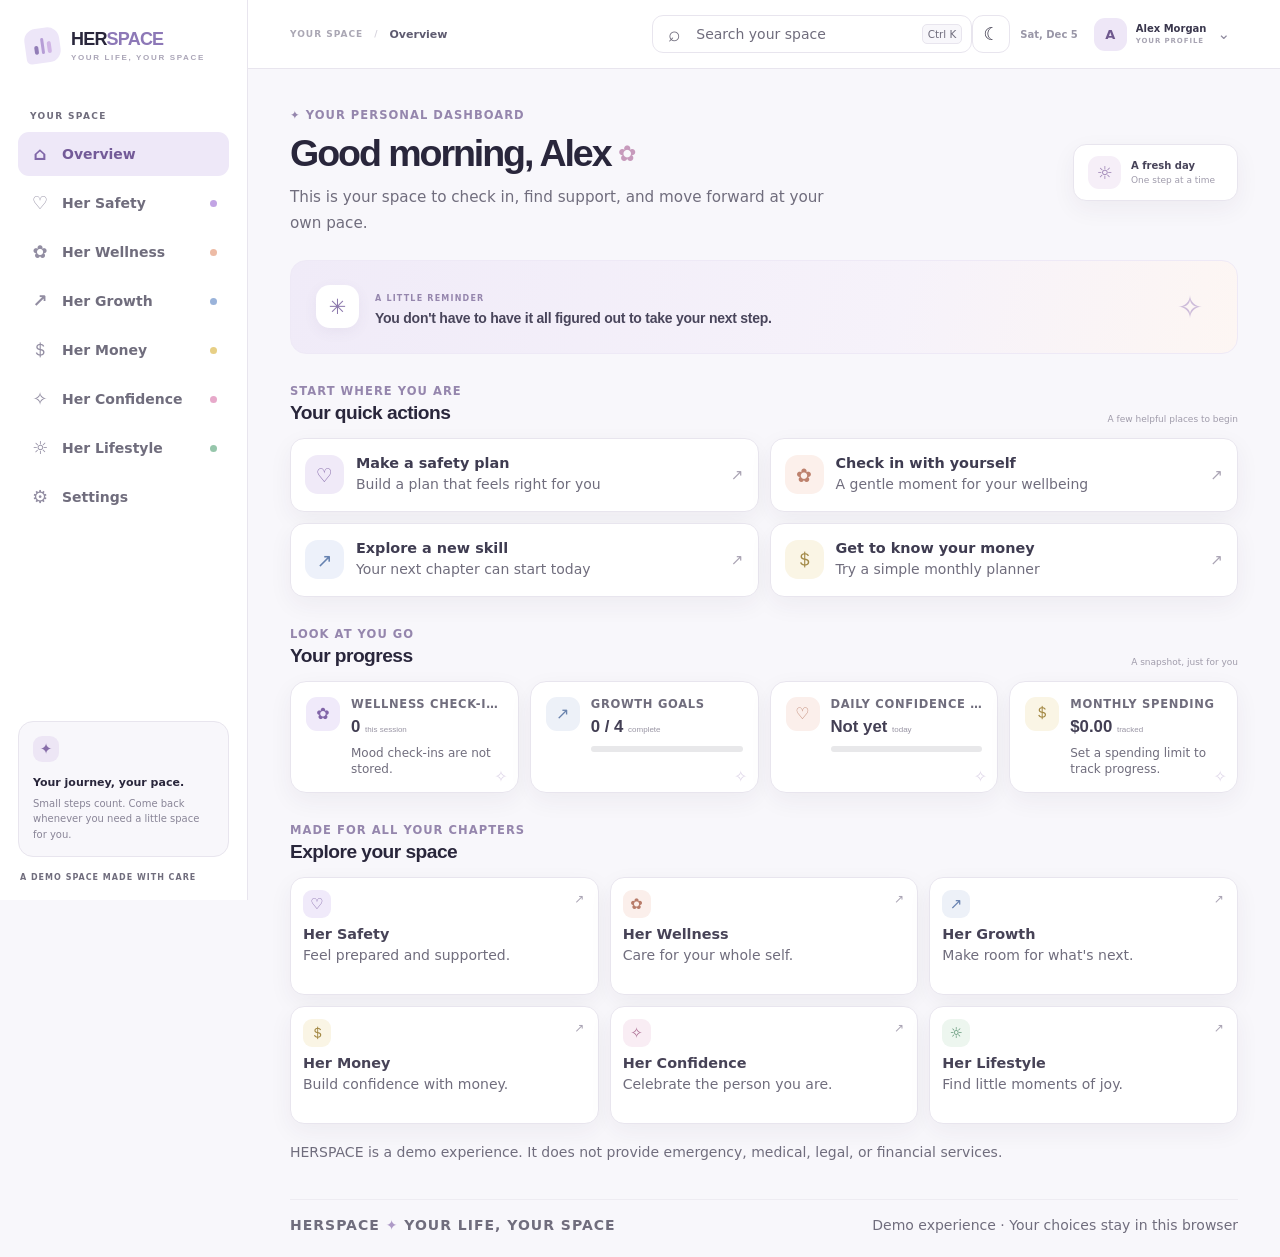
<file: index.html>
<!doctype html>
<html lang="en">
<head>
  <meta charset="utf-8">
  <meta name="viewport" content="width=device-width, initial-scale=1">
  <meta name="theme-color" content="#f8f7fb">
  <meta name="description" content="HERSPACE is your personal demo dashboard for women's safety, wellbeing, growth, money, confidence, and lifestyle.">
  <title>HERSPACE — Your life, your space</title>
  <link rel="stylesheet" href="style.css">
  <script src="script.js" defer></script>
</head>
<body>
  <a class="skip-link" href="#main-content">Skip to main content</a>
  <div class="app-shell">
    <aside class="sidebar" id="sidebar" aria-label="Main navigation">
      <a class="brand" href="#home" aria-label="HERSPACE dashboard">
        <span class="brand-mark" aria-hidden="true"><span></span><span></span><span></span></span>
        <span>HER<span class="brand-light">SPACE</span><small>YOUR LIFE, YOUR SPACE</small></span>
      </a>

      <div class="nav-label">YOUR SPACE</div>
      <nav class="primary-nav" aria-label="Your space">
        <button class="nav-item is-active" type="button" data-section="home" aria-current="page"><span class="nav-icon" aria-hidden="true">⌂</span>Overview</button>
        <button class="nav-item" type="button" data-section="safety"><span class="nav-icon" aria-hidden="true">♡</span>Her Safety<span class="nav-dot lavender"></span></button>
        <button class="nav-item" type="button" data-section="wellness"><span class="nav-icon" aria-hidden="true">✿</span>Her Wellness<span class="nav-dot peach"></span></button>
        <button class="nav-item" type="button" data-section="growth"><span class="nav-icon" aria-hidden="true">↗</span>Her Growth<span class="nav-dot blue"></span></button>
        <button class="nav-item" type="button" data-section="money"><span class="nav-icon" aria-hidden="true">＄</span>Her Money<span class="nav-dot yellow"></span></button>
        <button class="nav-item" type="button" data-section="confidence"><span class="nav-icon" aria-hidden="true">✧</span>Her Confidence<span class="nav-dot pink"></span></button>
        <button class="nav-item" type="button" data-section="lifestyle"><span class="nav-icon" aria-hidden="true">☼</span>Her Lifestyle<span class="nav-dot green"></span></button>
        <button class="nav-item" type="button" data-section="settings"><span class="nav-icon" aria-hidden="true">⚙</span>Settings</button>
      </nav>

      <div class="sidebar-bottom">
        <div class="journey-card">
          <div class="journey-icon" aria-hidden="true">✦</div>
          <strong>Your journey, your pace.</strong>
          <p>Small steps count. Come back whenever you need a little space for you.</p>
        </div>
        <span class="sidebar-foot">A DEMO SPACE MADE WITH CARE</span>
      </div>
    </aside>

    <div class="mobile-scrim" id="mobile-scrim" hidden></div>

    <main class="main-area" id="main-content" tabindex="-1">
      <header class="topbar">
        <button class="icon-button mobile-menu" id="menu-toggle" type="button" aria-label="Open navigation" aria-expanded="false" aria-controls="sidebar">☰</button>
        <div class="breadcrumb"><span>YOUR SPACE</span><span class="crumb-divider">/</span><strong id="current-location">Overview</strong></div>
        <form class="global-search" id="search-form" role="search">
          <label class="visually-hidden" for="app-search">Search HERSPACE</label>
          <button class="search-icon" id="search-toggle" type="button" aria-label="Open search" aria-expanded="false" aria-controls="app-search">⌕</button>
          <input id="app-search" type="search" autocomplete="off" placeholder="Search your space" aria-controls="search-results">
          <button class="search-shortcut" id="search-shortcut" type="button" aria-label="Focus search">Ctrl K</button>
          <div class="search-results" id="search-results" role="region" aria-label="Search results" hidden></div>
          <span class="visually-hidden" id="search-status" role="status" aria-live="polite"></span>
        </form>
        <div class="topbar-actions">
          <button class="icon-button theme-toggle" id="theme-toggle" type="button" aria-label="Switch to dark theme" title="Switch theme">☾</button>
          <span class="today-label" id="today-label"></span>
          <div class="profile-wrap">
            <button class="profile-button" id="profile-toggle" type="button" aria-expanded="false" aria-controls="profile-panel">
              <span class="avatar" id="avatar" aria-hidden="true">A</span>
              <span class="profile-copy"><strong id="profile-name-display">Alex Morgan</strong><small>YOUR PROFILE</small></span>
              <span class="chevron" aria-hidden="true">⌄</span>
            </button>
            <section class="profile-panel" id="profile-panel" aria-labelledby="profile-heading" hidden>
              <h2 id="profile-heading">Your preferences</h2>
              <p class="panel-note">Personalize this demo on your device.</p>
              <label for="preferred-name">What should we call you?</label>
              <input id="preferred-name" type="text" maxlength="32" autocomplete="name" placeholder="Your name">
              <label for="life-stage">Life stage</label>
              <select id="life-stage">
                <option value="">Choose if you like</option>
                <option>Student</option><option>Starting my career</option><option>Building a career</option><option>Caregiving</option><option>Exploring a new chapter</option><option>Prefer not to say</option>
              </select>
              <label for="focus-area">My focus right now</label>
              <select id="focus-area">
                <option value="">Choose a focus</option>
                <option>Feeling safer</option><option>Rest and wellbeing</option><option>Learning something new</option><option>Feeling good about money</option><option>Growing my confidence</option><option>Making space for joy</option>
              </select>
              <button class="button button-primary save-preferences" id="save-preferences" type="button">Save preferences</button>
              <p class="panel-note privacy-note">Demo only: name and life stage stay in this browser; your focus choice stays only for this session.</p>
            </section>
          </div>
        </div>
      </header>

      <div class="content-wrap">
        <div class="storage-warning" id="storage-warning" role="status" hidden>Browser storage is unavailable. Changes marked as saved cannot persist after you close or refresh this page.</div>
        <section class="view is-visible" id="view-home" data-view="home" aria-labelledby="welcome-heading" tabindex="-1">
          <div class="welcome-row">
            <div>
              <div class="eyebrow"><span class="eyebrow-star" aria-hidden="true">✦</span> YOUR PERSONAL DASHBOARD</div>
              <h1 id="welcome-heading">Good morning, <span id="welcome-name">Alex</span><span class="wave" aria-hidden="true">✿</span></h1>
              <p class="welcome-copy">This is your space to check in, find support, and move forward at your own pace.</p>
            </div>
            <div class="date-card"><span class="date-icon" aria-hidden="true">☼</span><span><strong>A fresh day</strong><small>One step at a time</small></span></div>
          </div>

          <section class="affirmation-banner" aria-label="Daily reminder">
            <div class="banner-decoration" aria-hidden="true">✳</div>
            <div><span class="banner-label">A LITTLE REMINDER</span><p>You don't have to have it all figured out to take your next step.</p></div>
            <span class="banner-sparkle" aria-hidden="true">✧</span>
          </section>

          <section class="section-block" aria-labelledby="quick-title">
            <div class="section-heading"><div><span class="eyebrow">START WHERE YOU ARE</span><h2 id="quick-title">Your quick actions</h2></div><span class="soft-note">A few helpful places to begin</span></div>
            <div class="quick-grid" id="dashboard-shortcuts"></div>
          </section>

          <section class="section-block progress-block" aria-labelledby="progress-title">
            <div class="section-heading"><div><span class="eyebrow">LOOK AT YOU GO</span><h2 id="progress-title">Your progress</h2></div><span class="soft-note">A snapshot, just for you</span></div>
            <div class="progress-grid">
              <article class="progress-card"><span class="progress-icon icon-lavender" aria-hidden="true">✿</span><span class="progress-info"><small>WELLNESS CHECK-INS</small><strong><span id="checkin-count">0</span> <span class="progress-unit">this session</span></strong><span class="progress-note">Mood check-ins are not stored.</span></span><span class="progress-decoration" aria-hidden="true">✧</span></article>
              <article class="progress-card"><span class="progress-icon icon-blue" aria-hidden="true">↗</span><span class="progress-info"><small>GROWTH GOALS</small><strong><span id="goal-count">0 / 4</span> <span class="progress-unit">complete</span></strong><span class="progress-meter" id="goal-meter" role="progressbar" aria-label="Growth goals complete" aria-valuemin="0" aria-valuemax="4" aria-valuenow="0"><span></span></span></span><span class="progress-decoration" aria-hidden="true">✧</span></article>
              <article class="progress-card"><span class="progress-icon icon-peach" aria-hidden="true">♡</span><span class="progress-info"><small>DAILY CONFIDENCE CHALLENGE</small><strong><span id="confidence-count">Not yet</span> <span class="progress-unit">today</span></strong><span class="progress-meter" id="confidence-meter" role="progressbar" aria-label="Today's confidence challenge" aria-valuemin="0" aria-valuemax="1" aria-valuenow="0"><span></span></span></span><span class="progress-decoration" aria-hidden="true">✧</span></article>
              <article class="progress-card"><span class="progress-icon icon-yellow" aria-hidden="true">＄</span><span class="progress-info"><small>MONTHLY SPENDING</small><strong><span id="spending-count">$0</span> <span class="progress-unit">tracked</span></strong><span class="progress-meter" id="spending-meter-wrap" role="progressbar" aria-label="Monthly spending against your optional limit" aria-valuemin="0" aria-valuemax="100" aria-valuenow="0" hidden><span id="spending-meter"></span></span><span class="progress-note" id="spending-meter-status">Set a spending limit to track progress.</span></span><span class="progress-decoration" aria-hidden="true">✧</span></article>
            </div>
          </section>

          <section class="section-block explore-block" aria-labelledby="explore-title">
            <div class="section-heading"><div><span class="eyebrow">MADE FOR ALL YOUR CHAPTERS</span><h2 id="explore-title">Explore your space</h2></div></div>
            <div class="explore-grid">
              <button class="explore-card" type="button" data-open-section="safety"><span class="explore-symbol symbol-lavender">♡</span><strong>Her Safety</strong><span>Feel prepared and supported.</span><b aria-hidden="true">↗</b></button>
              <button class="explore-card" type="button" data-open-section="wellness"><span class="explore-symbol symbol-peach">✿</span><strong>Her Wellness</strong><span>Care for your whole self.</span><b aria-hidden="true">↗</b></button>
              <button class="explore-card" type="button" data-open-section="growth"><span class="explore-symbol symbol-blue">↗</span><strong>Her Growth</strong><span>Make room for what's next.</span><b aria-hidden="true">↗</b></button>
              <button class="explore-card" type="button" data-open-section="money"><span class="explore-symbol symbol-yellow">＄</span><strong>Her Money</strong><span>Build confidence with money.</span><b aria-hidden="true">↗</b></button>
              <button class="explore-card" type="button" data-open-section="confidence"><span class="explore-symbol symbol-pink">✧</span><strong>Her Confidence</strong><span>Celebrate the person you are.</span><b aria-hidden="true">↗</b></button>
              <button class="explore-card" type="button" data-open-section="lifestyle"><span class="explore-symbol symbol-green">☼</span><strong>Her Lifestyle</strong><span>Find little moments of joy.</span><b aria-hidden="true">↗</b></button>
            </div>
          </section>
          <p class="demo-disclaimer">HERSPACE is a demo experience. It does not provide emergency, medical, legal, or financial services.</p>
        </section>

        <section class="view" id="view-safety" data-view="safety" aria-labelledby="safety-heading" tabindex="-1" hidden>
          <div class="page-intro"><span class="eyebrow">HER SAFETY · YOUR CHOICES MATTER</span><h1 id="safety-heading">Feel more prepared.</h1><p>Explore thoughtful ways to plan ahead, protect your privacy, and find support you trust. Choose what feels useful; skip anything that doesn't.</p></div>
          <div class="feature-grid safety-grid">
            <article class="panel-card feature-card">
              <div class="feature-top"><span class="large-icon icon-lavender">♡</span><span class="demo-tag">PRIVATE TO THIS DEMO</span></div>
              <h2>Your personal safety plan</h2><p class="muted">A few ideas to consider in your own time. Safety checklist selections stay only for this open session.</p>
              <div class="check-list">
                <label class="check-row"><input type="checkbox" data-session-check="safety"><span><strong>Choose a trusted person</strong><small>Someone you feel comfortable reaching out to.</small></span></label>
                <label class="check-row"><input type="checkbox" data-session-check="safety"><span><strong>Pick a check-in phrase</strong><small>A simple message that lets someone know you need support.</small></span></label>
                <label class="check-row"><input type="checkbox" data-session-check="safety"><span><strong>Know a place you can go</strong><small>Think of a location where you feel comfortable and safe.</small></span></label>
                <label class="check-row"><input type="checkbox" data-session-check="safety"><span><strong>Review your privacy settings</strong><small>Check location sharing and account visibility when convenient.</small></span></label>
              </div><div class="inline-feedback" id="safety-feedback" aria-live="polite">Your checklist is optional and stays only in this open session.</div>
            </article>
            <article class="panel-card feature-card"><span class="eyebrow">A PERSONAL JOURNEY TIMER</span><h2>Check in on your own terms</h2><p class="muted">This timer runs only on this page. It does not track your location, send updates, or contact anyone.</p><label class="field-label" for="journey-duration">Timer length</label><select class="text-field" id="journey-duration"><option value="15">15 minutes</option><option value="30">30 minutes</option><option value="45">45 minutes</option><option value="60">60 minutes</option></select><div class="journey-timer-display" id="journey-timer-display" aria-live="polite">Not started</div><button class="button button-primary" id="journey-start" type="button">Start demo timer</button><button class="button button-secondary" id="journey-stop" type="button" disabled>Stop timer</button><div class="inline-feedback" id="journey-feedback">Stay on this page to see the demo timer.</div></article>
            <article class="panel-card feature-card sos-card"><span class="eyebrow">DEMO INTERACTION ONLY</span><h2>Simulated SOS</h2><p class="muted">This button does not make a call, send a message, share your location, or alert anyone. It is not emergency support.</p><button class="button button-secondary" id="sos-simulate" type="button">Start SOS simulation</button><button class="button button-secondary" id="sos-cancel" type="button" hidden>Cancel simulation</button><div class="inline-feedback" id="sos-feedback" aria-live="polite">No alert is sent by this demo.</div></article>
            <article class="panel-card info-card tinted-lavender">
              <span class="large-icon icon-white">✦</span><span class="eyebrow">A MOMENT TO PAUSE</span><h2>Your comfort comes first.</h2><p>You get to decide what support looks like. You don't have to complete this list or share your plans with anyone.</p>
              <button class="button button-secondary" type="button" data-open-section="confidence">Visit your confidence space ↗</button>
            </article>
            <article class="panel-card feature-card">
              <span class="eyebrow">DIGITAL WELLBEING</span><h2>A small privacy check</h2><p class="muted">A few gentle reminders for looking after your digital space.</p>
              <ul class="simple-list"><li>Use a passphrase that's hard to guess and easy for you to remember.</li><li>Review which apps can access your location.</li><li>Sign out of shared devices when you're done.</li></ul>
              <span class="demo-disclaimer">General information only, not a safety assessment or urgent support service.</span>
            </article>
            <article class="panel-card info-card tinted-peach"><span class="large-icon icon-white">☁</span><span class="eyebrow">TAKE IT GENTLY</span><h2>One thought at a time.</h2><p>If thinking about safety feels overwhelming, it's okay to close this page and come back another time.</p></article>
          </div>
        </section>

        <section class="view" id="view-wellness" data-view="wellness" aria-labelledby="wellness-heading" tabindex="-1" hidden>
          <div class="page-intro"><span class="eyebrow">HER WELLNESS · CARE WITHOUT PRESSURE</span><h1 id="wellness-heading">How are you, really?</h1><p>Your wellbeing isn't a checklist. Use this gentle check-in to notice what you need today—not to judge how you're doing.</p></div>
          <div class="feature-grid">
            <article class="panel-card feature-card">
              <span class="eyebrow">YOUR DAILY CHECK-IN</span><h2>What feels closest right now?</h2><p class="muted">Choose any word that fits. You can change it whenever you like.</p>
              <div class="mood-options" role="group" aria-label="Choose a feeling"><button class="mood-option" type="button" data-mood="Calm">☁<span>Calm</span></button><button class="mood-option" type="button" data-mood="Hopeful">✧<span>Hopeful</span></button><button class="mood-option" type="button" data-mood="Tired">☾<span>Tired</span></button><button class="mood-option" type="button" data-mood="A little unsure">♡<span>Unsure</span></button><button class="mood-option" type="button" data-mood="Something else">✿<span>Other</span></button></div>
              <div class="inline-feedback" id="mood-feedback" aria-live="polite">There is no right answer, and you can skip this.</div>
              <button class="button button-primary" id="save-checkin" type="button">Save today's check-in</button>
            </article>
            <article class="panel-card info-card tinted-lavender"><span class="large-icon icon-white">☼</span><span class="eyebrow">A ONE-MINUTE RESET</span><h2>A breath, just for you.</h2><p>Settle in if it feels comfortable. Inhale softly, then let your breath leave at its own pace. There is no need to change anything.</p><button class="button button-secondary" id="breathing-button" type="button">Start a gentle pause</button><div class="breathing-status" id="breathing-status" aria-live="polite"></div></article>
            <article class="panel-card feature-card"><span class="eyebrow">LITTLE THINGS CAN HELP</span><h2>Pick one kind thing for yourself</h2><div class="check-list"><label class="check-row"><input type="checkbox" data-session-check="wellness"><span><strong>Drink a glass of water</strong><small>A gentle nudge, not a rule.</small></span></label><label class="check-row"><input type="checkbox" data-session-check="wellness"><span><strong>Step outside or stretch</strong><small>Even a small change of scene counts.</small></span></label><label class="check-row"><input type="checkbox" data-session-check="wellness"><span><strong>Send someone a kind message</strong><small>Connection can start with one hello.</small></span></label><label class="check-row"><input type="checkbox" data-session-check="wellness"><span><strong>Rest without earning it</strong><small>You deserve a pause because you're human.</small></span></label></div><div class="inline-feedback" id="wellness-feedback" aria-live="polite">Selections stay only for this open session.</div></article>
            <article class="panel-card info-card tinted-peach"><span class="large-icon icon-white">✿</span><span class="eyebrow">A KIND REMINDER</span><h2>You are allowed to begin again.</h2><p>Wellbeing can look different every day. Finding support from someone you trust is a strong next step when you need it.</p></article>
            <article class="panel-card feature-card"><span class="eyebrow">A PRIVATE MOOD JOURNAL</span><h2>Anything you'd like to note?</h2><p class="muted">This optional reflection stays in memory only until you close or refresh this page.</p><label class="field-label" for="mood-journal">Your note</label><textarea class="text-field text-area" id="mood-journal" maxlength="500" placeholder="Write only what feels comfortable..."></textarea><button class="button button-primary" id="save-mood-journal" type="button">Keep this note for this session</button><button class="button button-secondary" id="clear-mood-journal" type="button" disabled>Clear session notes</button><div class="inline-feedback" id="mood-journal-feedback" aria-live="polite">Nothing is saved to browser storage.</div><div class="session-entry-list" id="mood-journal-list"><p class="muted">No notes in this session.</p></div></article>
            <article class="panel-card feature-card"><span class="eyebrow">OPTIONAL BODY CHECK-IN</span><h2>Cycle & symptom notes</h2><p class="muted">Optional and private to this page session. This is not medical tracking or advice.</p><label class="field-label" for="cycle-note">Cycle note (optional)</label><input class="text-field" id="cycle-note" maxlength="80" placeholder="For example, day 1 or prefer not to say"><label class="field-label" for="symptom-note">Symptom note (optional)</label><select class="text-field" id="symptom-note"><option value="">Skip symptom note</option><option>Low energy</option><option>Feeling comfortable</option><option>Cramping</option><option>Headache</option><option>Mood changes</option><option>Other / prefer not to say</option></select><button class="button button-primary" id="save-cycle-note" type="button">Add session-only note</button><button class="button button-secondary" id="clear-cycle-notes" type="button" disabled>Clear body notes</button><div class="inline-feedback" id="cycle-feedback" aria-live="polite">Not stored after you close or refresh this page.</div><div class="session-entry-list" id="cycle-note-list"><p class="muted">No body notes in this session.</p></div></article>
            <article class="panel-card feature-card hydration-card"><span class="eyebrow">GENTLE HYDRATION REMINDER</span><h2>A sip when it suits you</h2><p class="muted">A casual water counter—not a health target. Your count resets when this page is refreshed.</p><div class="hydration-count"><strong id="water-count">0</strong><span>glasses noted this session</span></div><button class="button button-primary" id="water-add" type="button">＋ Add a glass</button><button class="button button-secondary" id="water-remove" type="button" disabled>− Undo</button><div class="inline-feedback" id="water-feedback" aria-live="polite">No daily goal or reminders.</div></article>
          </div>
          <p class="demo-disclaimer">This check-in is for reflection only and is not a medical or mental health service.</p>
        </section>

        <section class="view" id="view-growth" data-view="growth" aria-labelledby="growth-heading" tabindex="-1" hidden>
          <div class="page-intro"><span class="eyebrow">HER GROWTH · YOUR NEXT CHAPTER</span><h1 id="growth-heading">Make room for what's next.</h1><p>Curiosity is a lovely place to start. Pick a tiny step toward something you'd like to learn, try, or make possible.</p></div>
          <div class="feature-grid">
            <article class="panel-card feature-card"><span class="eyebrow">BUILD A SKILL, YOUR WAY</span><h2>Ideas for your learning path</h2><div class="path-list"><label class="path-row"><input type="checkbox" data-progress="growth"><span class="path-number">01</span><span><strong>Explore digital confidence</strong><small>Learn the tools that make everyday tasks easier.</small></span><span class="path-arrow">↗</span></label><label class="path-row"><input type="checkbox" data-progress="growth"><span class="path-number">02</span><span><strong>Practice a new language</strong><small>Start with five useful words or phrases.</small></span><span class="path-arrow">↗</span></label><label class="path-row"><input type="checkbox" data-progress="growth"><span class="path-number">03</span><span><strong>Try creative problem-solving</strong><small>Make, sketch, build, or experiment.</small></span><span class="path-arrow">↗</span></label><label class="path-row"><input type="checkbox" data-progress="growth"><span class="path-number">04</span><span><strong>Learn to advocate for an idea</strong><small>Practice saying what matters to you.</small></span><span class="path-arrow">↗</span></label></div><div class="inline-feedback" id="growth-feedback" aria-live="polite">Choose any small step to mark it as yours.</div></article>
            <article class="panel-card info-card tinted-blue"><span class="large-icon icon-white">↗</span><span class="eyebrow">YOUR STRENGTHS TRAVEL WITH YOU</span><h2>You already bring a lot.</h2><p>What you know, where you've been, and how you care are all part of what you bring to a new opportunity.</p></article>
            <article class="panel-card feature-card"><span class="eyebrow">MAKE IT A LITTLE MORE DOABLE</span><h2>Turn an idea into a next step</h2><label class="field-label" for="growth-idea">Something I'd like to try</label><input class="text-field" id="growth-idea" type="text" maxlength="120" placeholder="For example, explore a new course"><label class="field-label" for="growth-step">One small first step</label><input class="text-field" id="growth-step" type="text" maxlength="120" placeholder="Something I could do this week"><button class="button button-primary" id="save-growth-plan" type="button">Save my idea</button><div class="inline-feedback" id="growth-plan-feedback" aria-live="polite"></div></article>
            <article class="panel-card feature-card"><span class="eyebrow">CAREER GOALS · YOUR WAY</span><h2>Keep your next steps in view</h2><form id="career-goal-form" class="stacked-form"><label class="field-label" for="career-goal-input">A career goal</label><input class="text-field" id="career-goal-input" type="text" maxlength="120" placeholder="For example, update my portfolio" required><button class="button button-primary" type="submit">Add career goal</button></form><div class="entry-list" id="career-goal-list"><p class="muted">No goals yet. Add one small step to get started.</p></div><div class="inline-feedback" id="career-goal-feedback" aria-live="polite"></div></article>
            <article class="panel-card feature-card interview-card"><span class="eyebrow">PRACTICE OUT LOUD, OR JUST READ</span><h2>Interview practice</h2><label class="field-label" for="interview-question">Practice question</label><select class="text-field" id="interview-question"><option value="strength">What strength would you bring to this role?</option><option value="challenge">Tell me about a challenge you worked through.</option><option value="motivation">What interests you about this opportunity?</option></select><div class="practice-prompt" id="interview-prompt" aria-live="polite">What strength would you bring to this role?</div><button class="button button-secondary" id="show-interview-answer" type="button" aria-expanded="false">Show sample answer</button><div class="sample-answer" id="interview-answer" hidden></div><label class="field-label" for="interview-notes">Your practice notes (optional)</label><textarea class="text-field text-area" id="interview-notes" maxlength="300" placeholder="Draft a few ideas. Notes stay in this page session."></textarea><button class="button button-primary" id="save-interview-notes" type="button">Save session notes</button><div class="inline-feedback" id="interview-feedback" aria-live="polite"></div></article>
            <article class="panel-card info-card tinted-peach"><span class="large-icon icon-white">✧</span><span class="eyebrow">NO DEADLINES HERE</span><h2>There is no one timeline.</h2><p>Your path doesn't have to look like anyone else's. Change your mind, pause, or take the scenic route.</p></article>
          </div>
        </section>

        <section class="view" id="view-money" data-view="money" aria-labelledby="money-heading" tabindex="-1" hidden>
          <div class="page-intro"><span class="eyebrow">HER MONEY · CONFIDENCE OVER PERFECTION</span><h1 id="money-heading">A clearer picture, at your pace.</h1><p>Try a simple monthly planner to see how everyday spending and saving might fit together. Every number here is an example until you enter your own.</p></div>
          <div class="feature-grid money-grid">
            <article class="panel-card feature-card budget-card"><div class="section-heading"><div><span class="eyebrow">A PRIVATE DEMO TOOL</span><h2>Your monthly snapshot</h2></div><span class="demo-tag">SAVED ON THIS DEVICE</span></div><label class="field-label" for="monthly-income">Monthly take-home income <span>(optional)</span></label><div class="currency-input"><span aria-hidden="true">$</span><input id="monthly-income" type="number" min="0" step="0.01" inputmode="decimal" placeholder="3,200" aria-describedby="money-note"></div>
              <div class="budget-lines"><label class="budget-line"><span>Needs <small>Housing, food, essentials</small></span><span class="currency-input"><span>$</span><input id="needs-amount" type="number" min="0" step="0.01" inputmode="decimal" placeholder="1,600"></span></label><label class="budget-line"><span>Wants <small>Things you enjoy</small></span><span class="currency-input"><span>$</span><input id="wants-amount" type="number" min="0" step="0.01" inputmode="decimal" placeholder="800"></span></label><label class="budget-line"><span>Savings & goals <small>Only what works for you</small></span><span class="currency-input"><span>$</span><input id="savings-amount" type="number" min="0" step="0.01" inputmode="decimal" placeholder="400"></span></label></div>
              <label class="field-label" for="savings-target">Savings goal (optional)</label><div class="currency-input"><span aria-hidden="true">$</span><input id="savings-target" type="number" min="0" step="0.01" inputmode="decimal" placeholder="1,000"></div><label class="field-label" for="savings-current">Already saved toward it</label><div class="currency-input"><span aria-hidden="true">$</span><input id="savings-current" type="number" min="0" step="0.01" inputmode="decimal" placeholder="0"></div><label class="field-label" for="monthly-spending-limit">Monthly spending limit <span>(optional)</span></label><div class="currency-input"><span aria-hidden="true">$</span><input id="monthly-spending-limit" type="number" min="0" step="0.01" inputmode="decimal" placeholder="Set only if useful"></div><div class="savings-progress" id="savings-progress" aria-live="polite">Add a savings goal to see your progress.</div>
              <button class="button button-primary" id="calculate-budget" type="button">Update my snapshot</button><div class="budget-result" id="budget-result" aria-live="polite">Enter some example amounts to see your snapshot.</div><p class="demo-disclaimer" id="money-note">Amounts are optional and stored only on this device. This tool is for learning, not financial advice.</p>
            </article>
            <article class="panel-card feature-card expenses-card"><span class="eyebrow">YOUR SPENDING, ORGANIZED</span><h2>Track an expense</h2><p class="muted">Add demo expenses and categorize them. Entries are saved in this browser; avoid adding account numbers or other sensitive details.</p><form id="expense-form" class="stacked-form"><label class="field-label" for="expense-description">What was it?</label><input class="text-field" id="expense-description" type="text" maxlength="60" placeholder="For example, groceries" required><div class="form-row"><span><label class="field-label" for="expense-amount">Amount</label><input class="text-field" id="expense-amount" type="number" min="0.01" max="100000000" step="0.01" inputmode="decimal" placeholder="0.00" required></span><span><label class="field-label" for="expense-category">Category</label><select class="text-field" id="expense-category"><option>Needs</option><option>Wants</option><option>Transport</option><option>Personal</option><option>Other</option></select></span></div><label class="field-label" for="expense-date">Date</label><input class="text-field" id="expense-date" type="date" required><button class="button button-primary" type="submit">Add expense</button><div class="inline-feedback" id="expense-feedback" aria-live="polite"></div></form><div class="spending-total">This month's demo total <strong id="expense-total">$0.00</strong></div><div class="entry-list expense-list" id="expense-list"><p class="muted">No expenses yet. Add an entry to see your spending summary.</p></div></article>
            <article class="panel-card info-card tinted-yellow"><span class="large-icon icon-white">✧</span><span class="eyebrow">MONEY IS PERSONAL</span><h2>Your plan can be flexible.</h2><p>Real budgets have unexpected costs and changing priorities. This simple breakdown is just one way to get curious about your money.</p></article>
            <article class="panel-card feature-card"><span class="eyebrow">A FEW WORDS TO KNOW</span><h2>Money, without the mystery</h2><details class="glossary"><summary>Emergency fund</summary><p>A savings cushion for unexpected costs. What feels possible depends on your situation.</p></details><details class="glossary"><summary>Interest</summary><p>The cost of borrowing money or the amount earned on savings, depending on the account.</p></details><details class="glossary"><summary>Monthly expenses</summary><p>Costs that happen in a month, including needs, commitments, and things you enjoy.</p></details><details class="glossary"><summary>Financial goal</summary><p>Something you'd like your money to help with, now or in the future.</p></details></article>
            <article class="panel-card info-card tinted-lavender"><span class="large-icon icon-white">♡</span><span class="eyebrow">NO SHAME, JUST INFORMATION</span><h2>Every money story is different.</h2><p>You deserve clear, respectful information and the freedom to make choices that work for you.</p></article>
          </div>
        </section>

        <section class="view" id="view-confidence" data-view="confidence" aria-labelledby="confidence-heading" tabindex="-1" hidden>
          <div class="page-intro"><span class="eyebrow">HER CONFIDENCE · A SPACE TO BE YOURSELF</span><h1 id="confidence-heading">You don't need permission to shine.</h1><p>Confidence isn't always loud. Sometimes it looks like showing up, changing your mind, or giving yourself credit for getting through today.</p></div>
          <div class="feature-grid">
            <article class="panel-card affirmation-card"><span class="eyebrow">WORDS FOR YOUR POCKET</span><span class="big-quote" aria-hidden="true">“</span><p class="affirmation-text" id="affirmation-text">I am allowed to learn as I go.</p><div class="affirmation-actions"><button class="button button-secondary" id="new-affirmation" type="button">Another reminder ↻</button><button class="button button-primary" id="save-affirmation" type="button" aria-pressed="false">♡ Save this one</button></div><div class="inline-feedback" id="affirmation-feedback" aria-live="polite"></div></article>
            <article class="panel-card feature-card"><span class="eyebrow">TODAY'S TINY CONFIDENCE CHALLENGE</span><h2 id="challenge-title">Your challenge for today</h2><p class="challenge-prompt" id="daily-challenge"></p><button class="button button-primary" id="complete-challenge" type="button">I gave it a try</button><div class="inline-feedback" id="challenge-feedback" aria-live="polite">Optional—trying counts, whatever that looks like.</div></article>
            <article class="panel-card feature-card"><span class="eyebrow">A NOTE TO YOURSELF</span><h2>Save something you want to remember</h2><p class="muted">A strength, a kind word, a small win—whatever feels like yours.</p><label class="field-label" for="confidence-note">My note</label><textarea class="text-field text-area" id="confidence-note" maxlength="240" placeholder="Today, I want to remember…"></textarea><button class="button button-primary" id="save-confidence-note" type="button">Keep this note</button><div class="inline-feedback" id="confidence-note-feedback" aria-live="polite"></div></article>
            <article class="panel-card feature-card"><span class="eyebrow">PERSONAL WINS</span><h2>Give your effort a name</h2><form id="win-form" class="stacked-form"><label class="field-label" for="win-input">Something I did that I'm proud of</label><input class="text-field" id="win-input" type="text" maxlength="160" placeholder="Big or small, it counts" required><button class="button button-primary" type="submit">Save this win</button></form><div class="entry-list" id="win-list"><p class="muted">Your wins will appear here when you add them.</p></div><div class="inline-feedback" id="win-feedback" aria-live="polite"></div></article>
            <article class="panel-card feature-card boundary-card"><span class="eyebrow">BOUNDARY-SETTING PRACTICE</span><h2>Try words that feel like yours</h2><label class="field-label" for="boundary-scenario">Choose a practice scenario</label><select class="text-field" id="boundary-scenario"><option value="time">Someone asks for your time when you're already busy.</option><option value="privacy">Someone asks a personal question you'd rather not answer.</option><option value="work">A colleague keeps adding tasks outside your agreed priorities.</option></select><div class="boundary-response" id="boundary-response" aria-live="polite">“I can't take that on right now, but thank you for asking.”</div><button class="button button-secondary" id="boundary-alternate" type="button">Try another sample phrase</button><label class="field-label" for="boundary-practice">Write your own version (optional)</label><textarea class="text-field text-area" id="boundary-practice" maxlength="240" placeholder="What would feel natural for you?"></textarea><button class="button button-primary" id="save-boundary-practice" type="button">Keep practice for this session</button><div class="inline-feedback" id="boundary-feedback" aria-live="polite">Practice text is kept only until you close or refresh this page.</div></article>
            <article class="panel-card info-card tinted-peach"><span class="large-icon icon-white">✧</span><span class="eyebrow">A SMALL WIN IS STILL A WIN</span><h2>What did you do today that took courage?</h2><p>It doesn't have to be impressive to anyone else. If it mattered to you, it counts.</p><button class="button button-secondary" type="button" data-open-section="wellness">Take a moment to check in ↗</button></article>
          </div>
          <section class="panel-card saved-notes"><div class="section-heading"><div><span class="eyebrow">JUST FOR YOU</span><h2>Your saved reminders</h2></div></div><div id="saved-notes-list"><p class="muted">Any reminders you save will appear here on this device.</p></div></section>
        </section>

        <section class="view" id="view-lifestyle" data-view="lifestyle" aria-labelledby="lifestyle-heading" tabindex="-1" hidden>
          <div class="page-intro"><span class="eyebrow">HER LIFESTYLE · MAKE SPACE FOR YOU</span><h1 id="lifestyle-heading">A life with room to breathe.</h1><p>Joy doesn't have to be earned or expensive. Find small ways to make a little more room for rest, connection, and things that feel like you.</p></div>
          <div class="feature-grid">
            <article class="panel-card feature-card"><span class="eyebrow">YOUR LITTLE JOY LIST</span><h2>Choose something that sounds lovely</h2><p class="muted">These are ideas, not assignments. Add a tick to the things that make you smile.</p><div class="check-list"><label class="check-row"><input type="checkbox" data-progress="lifestyle"><span><strong>Listen to a song you love</strong><small>A little soundtrack for this moment.</small></span></label><label class="check-row"><input type="checkbox" data-progress="lifestyle"><span><strong>Take a slow walk somewhere nearby</strong><small>Even a few minutes of fresh air can feel good.</small></span></label><label class="check-row"><input type="checkbox" data-progress="lifestyle"><span><strong>Make something just for fun</strong><small>Draw, cook, doodle, or try something new.</small></span></label><label class="check-row"><input type="checkbox" data-progress="lifestyle"><span><strong>Make time for someone who gets you</strong><small>A call, a message, or sharing a quiet moment.</small></span></label></div><div class="inline-feedback" id="lifestyle-feedback" aria-live="polite">Your list is yours to change.</div></article>
            <article class="panel-card info-card tinted-blue"><span class="large-icon icon-white">☁</span><span class="eyebrow">REST IS PART OF THE PLAN</span><h2>You don't have to fill every moment.</h2><p>A quiet afternoon, an early night, or saying “not today” can all be good choices.</p></article>
            <article class="panel-card feature-card"><span class="eyebrow">MAKE A LITTLE SPACE</span><h2>One thing I'd love more of</h2><div class="choice-chips" role="group" aria-label="Choose something you'd like more of"><button type="button" data-lifestyle="Rest">More rest</button><button type="button" data-lifestyle="Creative time">Creative time</button><button type="button" data-lifestyle="Time outdoors">Time outdoors</button><button type="button" data-lifestyle="Connection">Connection</button><button type="button" data-lifestyle="Quiet">A little quiet</button></div><label class="field-label" for="lifestyle-intention">My small intention (optional)</label><input class="text-field" id="lifestyle-intention" maxlength="120" placeholder="Something that feels doable"><button class="button button-primary" id="save-lifestyle" type="button">Save my intention</button><div class="inline-feedback" id="lifestyle-feedback-save" aria-live="polite"></div></article>
            <article class="panel-card feature-card"><span class="eyebrow">A SIMPLE WARDROBE NOTEBOOK</span><h2>Pieces you reach for</h2><p class="muted">A lightweight list for outfit planning. Keep descriptions general—no photos or personal data are uploaded.</p><form id="wardrobe-form" class="stacked-form"><label class="field-label" for="wardrobe-item">Item</label><input class="text-field" id="wardrobe-item" type="text" maxlength="60" placeholder="For example, blue cardigan" required><div class="form-row"><span><label class="field-label" for="wardrobe-category">Type</label><select class="text-field" id="wardrobe-category"><option>Top</option><option>Bottom</option><option>Dress</option><option>Layer</option><option>Shoes</option><option>Accessory</option></select></span><span><label class="field-label" for="wardrobe-color">Color (optional)</label><input class="text-field" id="wardrobe-color" type="text" maxlength="24" placeholder="Color"></span></div><button class="button button-primary" type="submit">Add to wardrobe</button><div class="inline-feedback" id="wardrobe-feedback" aria-live="polite"></div></form><div class="entry-list" id="wardrobe-list"><p class="muted">Your wardrobe list is empty. Add a few pieces to start an outfit.</p></div></article>
            <article class="panel-card feature-card"><span class="eyebrow">SAVE AN OUTFIT COMBINATION</span><h2>Put a look together</h2><p class="muted">Choose pieces from your wardrobe list and save a named combination.</p><form id="outfit-form" class="stacked-form"><label class="field-label" for="outfit-name">Outfit name</label><input class="text-field" id="outfit-name" type="text" maxlength="60" placeholder="For example, comfy weekend" required><label class="field-label" for="outfit-pieces">Pieces to include</label><select class="text-field" id="outfit-pieces" multiple size="4" aria-describedby="outfit-help"></select><small id="outfit-help" class="muted">Use Ctrl (Windows) or Command (Mac) to choose more than one.</small><button class="button button-primary" type="submit">Save outfit</button><div class="inline-feedback" id="outfit-feedback" aria-live="polite"></div></form><div class="entry-list" id="outfit-list"><p class="muted">No outfits saved yet. Add wardrobe pieces, then create a combination.</p></div></article>
            <article class="panel-card info-card tinted-lavender"><span class="large-icon icon-white">☼</span><span class="eyebrow">YOUR PACE COUNTS</span><h2>Ordinary days matter, too.</h2><p>You don't need a big plan to make life feel a little more like your own.</p></article>
          </div>
        </section>

        <section class="view" id="view-settings" data-view="settings" aria-labelledby="settings-heading" tabindex="-1" hidden>
          <div class="page-intro"><span class="eyebrow">YOUR SPACE · MAKE IT YOURS</span><h1 id="settings-heading">Display & shortcuts</h1><p>Choose how HERSPACE looks and which destinations appear on your dashboard. These preferences are stored locally in this browser.</p></div>
          <div class="feature-grid settings-grid">
            <article class="panel-card feature-card">
              <span class="eyebrow">DISPLAY PREFERENCES</span><h2>Set a comfortable view</h2>
              <label class="field-label" for="display-theme">Color theme</label><select class="text-field" id="display-theme"><option value="system">Use device setting</option><option value="light">Light</option><option value="dark">Dark</option></select>
              <label class="field-label" for="display-scale">Text size</label><select class="text-field" id="display-scale"><option value="standard">Standard</option><option value="large">Larger text</option></select>
              <label class="setting-toggle"><input id="compact-layout" type="checkbox"><span><strong>Compact cards</strong><small>Use less space between cards.</small></span></label>
              <label class="setting-toggle"><input id="reduce-motion" type="checkbox"><span><strong>Reduce motion</strong><small>Limit decorative movement and transitions.</small></span></label>
              <div class="inline-feedback" id="display-feedback" aria-live="polite">Display choices are saved in this browser.</div>
            </article>
            <article class="panel-card feature-card">
              <span class="eyebrow">DASHBOARD SHORTCUTS</span><h2>Choose your quick actions</h2><p class="muted">Select the sections you want to see on Overview. You can change this any time.</p>
              <div class="shortcut-options" id="shortcut-options" role="group" aria-label="Dashboard shortcut sections"></div>
              <div class="inline-feedback" id="shortcut-feedback" aria-live="polite">Choose up to six shortcuts for your dashboard.</div>
            </article>
            <article class="panel-card info-card tinted-lavender"><span class="large-icon icon-white" aria-hidden="true">⌕</span><span class="eyebrow">SEARCH YOUR SPACE</span><h2>Find a feature in any section.</h2><p>Use the search field in the header to find a matching section or tool. Search stays in this browser and does not send your text anywhere.</p><button class="button button-secondary" id="settings-search" type="button">Go to search ↗</button></article>
          </div>
          <p class="demo-disclaimer">Theme, text-size, compact-layout, and shortcut choices are local display preferences—not account settings or synced data.</p>
        </section>

        <footer class="page-footer"><span>HERSPACE <span aria-hidden="true">✦</span> YOUR LIFE, YOUR SPACE</span><span>Demo experience · Your choices stay in this browser</span></footer>
      </div>
    </main>
  </div>
  <div class="app-notification" id="app-notification" role="status" aria-live="polite" aria-atomic="true" hidden></div>
</body>
</html>
</file>
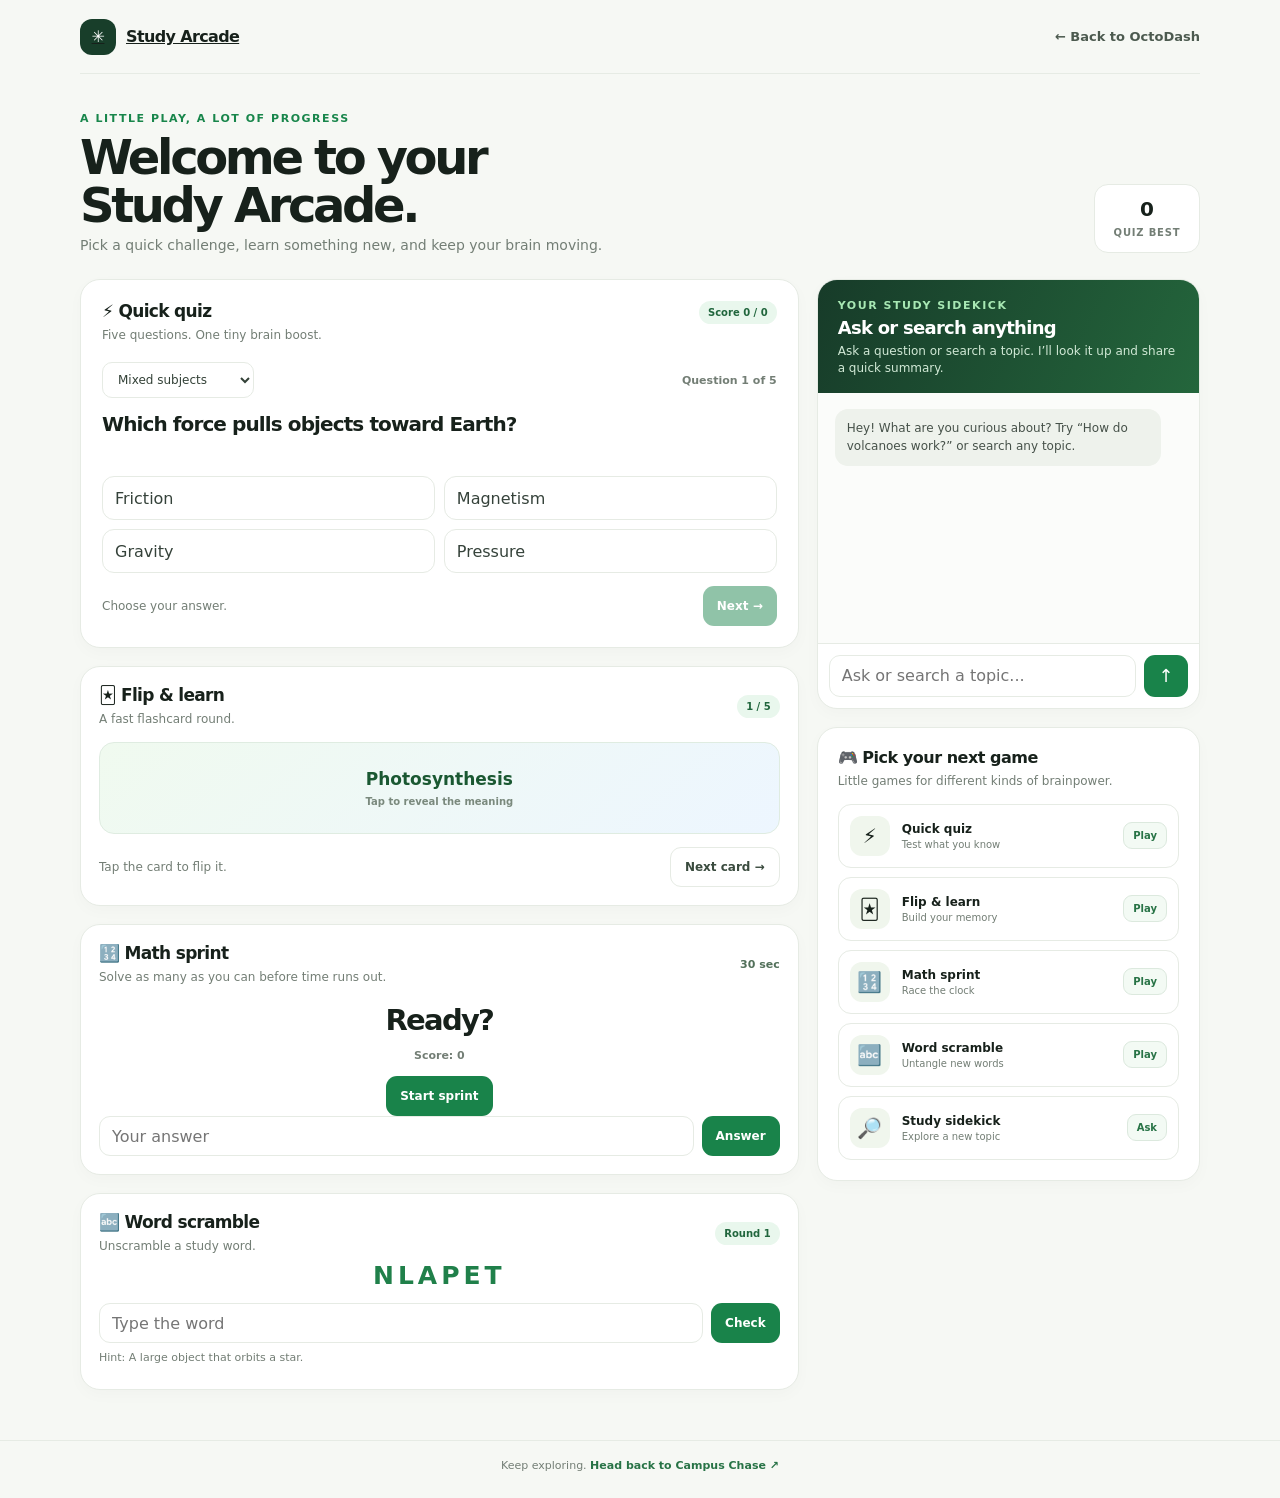
<file: study.html>
<!doctype html>
<html lang="en">
<head>
  <meta charset="utf-8">
  <meta name="viewport" content="width=device-width, initial-scale=1">
  <meta name="theme-color" content="#f6f8f4">
  <title>Study Arcade — Learn by playing</title>
  <style>
    :root {
      color-scheme: light;
      font-family: Inter, ui-sans-serif, system-ui, -apple-system, BlinkMacSystemFont, "Segoe UI", sans-serif;
      color: #17211b;
      background: #f6f8f4;
      font-synthesis: none;
      --muted: #737e75;
      --green: #18864b;
      --line: #e6ebe4;
      --card: #fff;
    }

    * { box-sizing: border-box; }
    body { min-width: 320px; min-height: 100vh; margin: 0; }
    button, input, select { font: inherit; }
    button, a { -webkit-tap-highlight-color: transparent; }
    a { color: inherit; }

    .shell { width: min(1120px, calc(100% - 44px)); margin: 0 auto; }
    .topbar { height: 74px; display: flex; justify-content: space-between; align-items: center; border-bottom: 1px solid var(--line); }
    .brand { display: flex; align-items: center; gap: 10px; font-weight: 900; letter-spacing: -.04em; }
    .brand-icon { display: grid; width: 36px; height: 36px; place-items: center; border-radius: 12px; color: #fff; background: #183e2a; }
    .back-link { color: #4c5a4f; font-size: 13px; font-weight: 750; text-decoration: none; }
    .back-link:hover { color: var(--green); }

    .hero { display: flex; align-items: flex-end; justify-content: space-between; gap: 20px; padding: 38px 0 26px; }
    .eyebrow { color: var(--green); font-size: 11px; font-weight: 900; letter-spacing: .14em; text-transform: uppercase; }
    h1 { margin: 8px 0 8px; font-size: clamp(32px, 6vw, 48px); line-height: 1; letter-spacing: -.07em; }
    .hero p { margin: 0; color: var(--muted); font-size: 14px; }
    .streak { min-width: 106px; padding: 12px 15px; border: 1px solid var(--line); border-radius: 14px; background: var(--card); text-align: center; }
    .streak strong { display: block; font-size: 20px; }
    .streak span { color: var(--muted); font-size: 10px; font-weight: 800; letter-spacing: .08em; text-transform: uppercase; }

    .layout { display: grid; grid-template-columns: minmax(0, 1.5fr) minmax(275px, .8fr); gap: 18px; padding-bottom: 50px; }
    .main-column, .side-column { display: grid; align-content: start; gap: 18px; }
    .card { border: 1px solid var(--line); border-radius: 20px; background: var(--card); box-shadow: 0 5px 16px rgba(20, 44, 25, .025); }
    .quiz { padding: 21px; }
    .card-head { display: flex; align-items: flex-start; justify-content: space-between; gap: 12px; }
    .card h2 { margin: 0; font-size: 17px; letter-spacing: -.04em; }
    .sub { margin: 5px 0 0; color: var(--muted); font-size: 12px; line-height: 1.5; }
    .badge { padding: 6px 9px; border-radius: 999px; color: #21663d; background: #e9f7ed; font-size: 10px; font-weight: 850; white-space: nowrap; }
    .quiz-tools { display: flex; align-items: center; gap: 8px; margin: 18px 0 14px; }
    select { padding: 9px 30px 9px 11px; border: 1px solid var(--line); border-radius: 10px; color: #334137; background: white; font-size: 12px; }
    .question-count { margin-left: auto; color: var(--muted); font-size: 11px; font-weight: 750; }
    .question { min-height: 50px; margin: 0 0 14px; font-size: 20px; font-weight: 850; letter-spacing: -.045em; }
    .answers { display: grid; grid-template-columns: 1fr 1fr; gap: 9px; }
    .answer { min-height: 44px; padding: 10px 12px; border: 1px solid var(--line); border-radius: 12px; color: #35423a; background: #fff; text-align: left; cursor: pointer; transition: .15s ease; }
    .answer:hover:not(:disabled) { border-color: #88cba0; background: #f6fcf7; }
    .answer:disabled { cursor: default; }
    .answer.correct { border-color: #70bd88; color: #176a37; background: #edfaef; }
    .answer.wrong { border-color: #e8a39b; color: #963e34; background: #fff3f1; }
    .quiz-footer { display: flex; align-items: center; justify-content: space-between; min-height: 37px; margin-top: 13px; }
    .feedback { color: var(--muted); font-size: 12px; }
    .primary, .secondary { min-height: 40px; padding: 0 14px; border: 0; border-radius: 11px; font-size: 12px; font-weight: 850; cursor: pointer; }
    .primary { color: #fff; background: #19834a; }
    .primary:hover { background: #12683a; }
    .primary:disabled { opacity: .48; cursor: default; }
    .secondary { border: 1px solid var(--line); color: #3a4b3e; background: white; }

    .tutor { overflow: hidden; }
    .tutor-head { padding: 19px 20px 15px; color: white; background: linear-gradient(115deg, #173b29, #24663c); }
    .tutor-head .eyebrow { color: #a8e8b4; }
    .tutor-head h2 { margin-top: 5px; font-size: 18px; }
    .tutor-head p { margin: 5px 0 0; color: #d1e9d6; font-size: 12px; line-height: 1.45; }
    .chat-log { display: flex; flex-direction: column; gap: 11px; height: 250px; overflow-y: auto; padding: 16px 17px; background: #fbfcfa; }
    .message { max-width: 94%; padding: 10px 12px; border-radius: 13px; color: #465149; background: #eef2ec; font-size: 12px; line-height: 1.55; overflow-wrap: anywhere; }
    .message.user { align-self: flex-end; color: white; background: #267347; }
    .message a { color: inherit; font-weight: 800; }
    .chat-form { display: flex; gap: 8px; padding: 11px; border-top: 1px solid var(--line); }
    .chat-form input, .inline-form input { min-width: 0; flex: 1; height: 42px; padding: 0 12px; border: 1px solid var(--line); border-radius: 11px; outline: none; }
    .chat-form input:focus, .inline-form input:focus { border-color: #78bf8e; box-shadow: 0 0 0 3px rgba(55, 146, 83, .11); }
    .chat-form button { width: 44px; min-height: 42px; border: 0; border-radius: 11px; color: white; background: #19834a; font-size: 18px; cursor: pointer; }
    .chat-form button:disabled { opacity: .5; cursor: wait; }

    .recommendations { padding: 20px; }
    .recommendations h2 { margin: 0; font-size: 16px; letter-spacing: -.03em; }
    .game-list { display: grid; gap: 9px; margin-top: 14px; }
    .game-card { display: grid; grid-template-columns: 42px 1fr auto; align-items: center; gap: 10px; padding: 11px; border: 1px solid var(--line); border-radius: 13px; background: #fff; }
    .game-icon { display: grid; width: 40px; height: 40px; place-items: center; border-radius: 12px; background: #f0f6ed; font-size: 20px; }
    .game-card strong { display: block; font-size: 12px; }
    .game-card small { display: block; margin-top: 3px; color: var(--muted); font-size: 10px; }
    .game-card button { padding: 7px 9px; border: 1px solid #dce9de; border-radius: 9px; color: #287346; background: #f3faf4; font-size: 10px; font-weight: 850; cursor: pointer; }

    .play-panel { min-height: 197px; padding: 18px; }
    .play-panel .card-head { align-items: center; }
    .play-area { margin-top: 14px; }
    .flashcard { display: grid; width: 100%; min-height: 92px; place-items: center; padding: 16px; border: 1px solid #dfece1; border-radius: 15px; color: #1a5832; background: linear-gradient(140deg, #f0faef, #edf6ff); font-size: 17px; font-weight: 850; text-align: center; cursor: pointer; }
    .flashcard small { display: block; margin-top: 7px; color: #7a897d; font-size: 10px; font-weight: 650; }
    .inline-form { display: flex; gap: 8px; }
    .inline-form input { height: 40px; }
    .mini-status { min-height: 18px; margin-top: 8px; color: var(--muted); font-size: 11px; }
    .scramble-word { margin: 6px 0 13px; color: #20804a; font-size: 25px; font-weight: 950; letter-spacing: .16em; text-align: center; }
    .timer { color: #52705a; font-size: 11px; font-weight: 800; }
    .math-problem { margin: 17px 0 12px; font-size: 29px; font-weight: 950; letter-spacing: -.06em; text-align: center; }
    .math-score { color: var(--muted); font-size: 11px; font-weight: 750; text-align: center; }
    .start-row { display: flex; justify-content: center; margin-top: 14px; }

    .toast { position: fixed; right: 18px; bottom: 18px; z-index: 2; max-width: calc(100vw - 36px); padding: 12px 15px; border-radius: 12px; color: white; background: #193b29; box-shadow: 0 8px 30px #10261730; font-size: 12px; opacity: 0; transform: translateY(8px); transition: .2s ease; pointer-events: none; }
    .toast.visible { opacity: 1; transform: translateY(0); }
    footer { padding: 18px 0 26px; border-top: 1px solid var(--line); color: var(--muted); font-size: 11px; text-align: center; }
    footer a { color: #287346; font-weight: 800; text-decoration: none; }

    @media (max-width: 760px) {
      .shell { width: min(100% - 28px, 550px); }
      .topbar { height: 62px; }
      .hero { padding: 29px 0 20px; }
      .layout { grid-template-columns: 1fr; gap: 14px; }
      .main-column, .side-column { gap: 14px; }
      .quiz { padding: 17px; }
      .chat-log { height: 210px; }
    }

    @media (max-width: 420px) {
      .hero { align-items: center; }
      .hero p { max-width: 230px; line-height: 1.45; }
      .streak { min-width: 82px; padding: 10px; }
      .answers { grid-template-columns: 1fr; }
      .question { font-size: 18px; }
      .game-card { grid-template-columns: 38px 1fr auto; gap: 8px; padding: 9px; }
    }
  </style>
</head>
<body>
  <header class="topbar shell">
    <a class="brand" href="study.html" aria-label="Study Arcade home"><span class="brand-icon">✳</span> Study Arcade</a>
    <a class="back-link" href="index.html">← Back to OctoDash</a>
  </header>

  <main class="shell">
    <section class="hero">
      <div>
        <div class="eyebrow">A little play, a lot of progress</div>
        <h1>Welcome to your<br>Study Arcade.</h1>
        <p>Pick a quick challenge, learn something new, and keep your brain moving.</p>
      </div>
      <div class="streak"><strong id="best-streak">0</strong><span>Quiz best</span></div>
    </section>

    <div class="layout">
      <div class="main-column">
        <section class="card quiz" aria-labelledby="quiz-title">
          <div class="card-head">
            <div><h2 id="quiz-title">⚡ Quick quiz</h2><p class="sub">Five questions. One tiny brain boost.</p></div>
            <span class="badge" id="quiz-score">Score 0 / 0</span>
          </div>
          <div class="quiz-tools">
            <select id="subject" aria-label="Choose a quiz subject">
              <option value="mixed">Mixed subjects</option><option value="science">Science</option>
              <option value="math">Math</option><option value="history">History</option>
              <option value="geography">Geography</option>
            </select>
            <span class="question-count" id="question-count">Question 1 of 5</span>
          </div>
          <p class="question" id="question"></p>
          <div class="answers" id="answers"></div>
          <div class="quiz-footer"><span class="feedback" id="quiz-feedback" aria-live="polite">Choose your answer.</span><button class="primary" id="next-question" type="button" disabled>Next →</button></div>
        </section>

        <section class="card play-panel" id="flashcard-panel">
          <div class="card-head"><div><h2>🃏 Flip & learn</h2><p class="sub">A fast flashcard round.</p></div><span class="badge" id="flashcard-count">1 / 5</span></div>
          <div class="play-area"><button class="flashcard" id="flashcard" type="button"><span id="flashcard-content"></span></button><div class="quiz-footer"><span class="feedback">Tap the card to flip it.</span><button class="secondary" id="next-card" type="button">Next card →</button></div></div>
        </section>

        <section class="card play-panel" id="math-panel">
          <div class="card-head"><div><h2>🔢 Math sprint</h2><p class="sub">Solve as many as you can before time runs out.</p></div><span class="timer" id="math-timer">30 sec</span></div>
          <div class="math-problem" id="math-problem">Ready?</div>
          <div class="math-score" id="math-score">Score: 0</div>
          <div class="start-row"><button class="primary" id="math-start" type="button">Start sprint</button></div>
          <form class="inline-form" id="math-form" hidden><input id="math-answer" type="number" inputmode="numeric" autocomplete="off" aria-label="Your math answer" placeholder="Your answer"><button class="primary" type="submit">Answer</button></form>
        </section>

        <section class="card play-panel" id="word-panel">
          <div class="card-head"><div><h2>🔤 Word scramble</h2><p class="sub">Unscramble a study word.</p></div><span class="badge" id="word-round">Round 1</span></div>
          <div class="scramble-word" id="scramble-word"></div>
          <form class="inline-form" id="word-form"><input id="word-answer" type="text" autocomplete="off" aria-label="Unscrambled word" placeholder="Type the word"><button class="primary" type="submit">Check</button></form>
          <div class="mini-status" id="word-status" aria-live="polite">A new word every round.</div>
        </section>
      </div>

      <aside class="side-column">
        <section class="card tutor" aria-labelledby="tutor-title">
          <div class="tutor-head">
            <div class="eyebrow">Your study sidekick</div>
            <h2 id="tutor-title">Ask or search anything</h2>
            <p>Ask a question or search a topic. I’ll look it up and share a quick summary.</p>
          </div>
          <div class="chat-log" id="chat-log" aria-live="polite">
            <div class="message">Hey! What are you curious about? Try “How do volcanoes work?” or search any topic.</div>
          </div>
          <form class="chat-form" id="chat-form">
            <input id="chat-input" type="search" autocomplete="off" aria-label="Ask or search a study topic" placeholder="Ask or search a topic...">
            <button type="submit" aria-label="Send question">↑</button>
          </form>
        </section>

        <section class="card recommendations">
          <h2>🎮 Pick your next game</h2>
          <p class="sub">Little games for different kinds of brainpower.</p>
          <div class="game-list">
            <article class="game-card"><span class="game-icon">⚡</span><div><strong>Quick quiz</strong><small>Test what you know</small></div><button type="button" data-target="quiz-title">Play</button></article>
            <article class="game-card"><span class="game-icon">🃏</span><div><strong>Flip & learn</strong><small>Build your memory</small></div><button type="button" data-target="flashcard-panel">Play</button></article>
            <article class="game-card"><span class="game-icon">🔢</span><div><strong>Math sprint</strong><small>Race the clock</small></div><button type="button" data-target="math-panel">Play</button></article>
            <article class="game-card"><span class="game-icon">🔤</span><div><strong>Word scramble</strong><small>Untangle new words</small></div><button type="button" data-target="word-panel">Play</button></article>
            <article class="game-card"><span class="game-icon">🔎</span><div><strong>Study sidekick</strong><small>Explore a new topic</small></div><button type="button" data-target="tutor-title">Ask</button></article>
          </div>
        </section>
      </aside>
    </div>
  </main>

  <footer><div class="shell">Keep exploring. <a href="index.html">Head back to Campus Chase ↗</a></div></footer>
  <div class="toast" id="toast" role="status"></div>

  <script>
    (() => {
      const quizBank = {
        science: [
          { q: "Which planet is known as the Red Planet?", a: ["Venus", "Mars", "Jupiter", "Mercury"], correct: 1 },
          { q: "What gas do plants absorb from the air?", a: ["Oxygen", "Nitrogen", "Carbon dioxide", "Hydrogen"], correct: 2 },
          { q: "What is the center of an atom called?", a: ["Cell", "Nucleus", "Molecule", "Core"], correct: 1 },
          { q: "Which force pulls objects toward Earth?", a: ["Friction", "Magnetism", "Gravity", "Pressure"], correct: 2 },
          { q: "How many bones are in the typical adult human body?", a: ["106", "206", "306", "406"], correct: 1 },
          { q: "What is the closest star to Earth?", a: ["Sirius", "The Sun", "Polaris", "Proxima Centauri"], correct: 1 }
        ],
        math: [
          { q: "What is 12 × 8?", a: ["86", "94", "96", "108"], correct: 2 },
          { q: "What is the square root of 144?", a: ["10", "11", "12", "14"], correct: 2 },
          { q: "What is ¾ written as a percentage?", a: ["25%", "50%", "75%", "80%"], correct: 2 },
          { q: "A triangle’s angles add up to…", a: ["90°", "180°", "270°", "360°"], correct: 1 },
          { q: "What is 15% of 200?", a: ["15", "20", "30", "45"], correct: 2 },
          { q: "What is the next prime number after 7?", a: ["9", "10", "11", "13"], correct: 2 }
        ],
        history: [
          { q: "The Great Wall is in which country?", a: ["India", "China", "Japan", "Mongolia"], correct: 1 },
          { q: "The Renaissance began in which country?", a: ["France", "Greece", "Italy", "Spain"], correct: 2 },
          { q: "Who was the first person to walk on the Moon?", a: ["Yuri Gagarin", "Buzz Aldrin", "Neil Armstrong", "John Glenn"], correct: 2 },
          { q: "The ancient Olympic Games began in…", a: ["Rome", "Egypt", "Greece", "Persia"], correct: 2 },
          { q: "In which year did World War II end?", a: ["1939", "1942", "1945", "1950"], correct: 2 }
        ],
        geography: [
          { q: "Which is the largest ocean on Earth?", a: ["Atlantic", "Indian", "Arctic", "Pacific"], correct: 3 },
          { q: "What is the capital of Japan?", a: ["Kyoto", "Tokyo", "Osaka", "Seoul"], correct: 1 },
          { q: "Which continent has the most countries?", a: ["Asia", "Europe", "Africa", "South America"], correct: 2 },
          { q: "Mount Everest is part of which mountain range?", a: ["Andes", "Alps", "Rockies", "Himalayas"], correct: 3 },
          { q: "Which river flows through Egypt?", a: ["Amazon", "Nile", "Danube", "Yangtze"], correct: 1 }
        ]
      };
      const questions = Object.values(quizBank).flat();
      const cards = [
        ["Photosynthesis", "The process plants use to turn sunlight, water, and carbon dioxide into food."],
        ["Gravity", "The force that attracts objects with mass toward one another."],
        ["Fraction", "A way to represent part of a whole, written as a numerator over a denominator."],
        ["Ecosystem", "A community of living things interacting with each other and their environment."],
        ["Democracy", "A system of government in which people have a say in decisions, often by voting."]
      ];
      const words = [
        ["planet", "A large object that orbits a star."], ["fraction", "A part of a whole."],
        ["habitat", "The natural home of an organism."], ["equation", "A mathematical statement that two expressions are equal."],
        ["culture", "The shared ideas, customs, and arts of a group."]
      ];
      const $ = id => document.getElementById(id);
      let bestScore = 0;
      try {
        const storedBest = Number(localStorage.getItem("study-arcade-best") || 0);
        bestScore = Number.isFinite(storedBest) ? storedBest : 0;
      } catch (error) {
        console.warn("Could not load the Study Arcade record.", error);
      }
      $("best-streak").textContent = bestScore;

      let round = [];
      let questionIndex = 0;
      let score = 0;
      let answered = false;
      let cardIndex = 0;
      let cardFlipped = false;
      let wordRound = 0;
      let currentWord = words[0];
      let mathInterval = null;
      let mathSeconds = 30;
      let mathScore = 0;
      let toastTimeout = null;

      function shuffle(items) {
        const result = items.slice();
        for (let i = result.length - 1; i > 0; i--) {
          const j = Math.floor(Math.random() * (i + 1));
          [result[i], result[j]] = [result[j], result[i]];
        }
        return result;
      }

      function startQuiz() {
        const selected = $("subject").value;
        round = shuffle(selected === "mixed" ? questions : quizBank[selected]).slice(0, 5);
        questionIndex = 0;
        score = 0;
        answered = false;
        $("quiz-score").textContent = "Score 0 / 0";
        $("quiz-feedback").textContent = "Choose your answer.";
        renderQuestion();
      }

      function renderQuestion() {
        const item = round[questionIndex];
        if (!item) return;
        $("question").textContent = item.q;
        $("question-count").textContent = "Question " + (questionIndex + 1) + " of " + round.length;
        $("answers").replaceChildren();
        $("next-question").disabled = true;
        $("next-question").textContent = questionIndex === round.length - 1 ? "Finish round" : "Next →";
        item.a.forEach((answer, index) => {
          const button = document.createElement("button");
          button.type = "button";
          button.className = "answer";
          button.textContent = answer;
          button.addEventListener("click", () => chooseAnswer(index));
          $("answers").append(button);
        });
      }

      function chooseAnswer(choice) {
        if (answered) return;
        answered = true;
        const item = round[questionIndex];
        const buttons = [...$("answers").children];
        buttons.forEach((button, index) => {
          button.disabled = true;
          if (index === item.correct) button.classList.add("correct");
          else if (index === choice) button.classList.add("wrong");
        });
        const isCorrect = choice === item.correct;
        if (isCorrect) score++;
        $("quiz-score").textContent = "Score " + score + " / " + (questionIndex + 1);
        $("quiz-feedback").textContent = isCorrect ? "That's right! Nice work." : "Not quite — " + item.a[item.correct] + " is the answer.";
        $("next-question").disabled = false;
      }

      function nextQuestion() {
        if (questionIndex >= round.length) {
          startQuiz();
          return;
        }
        if (!answered) return;
        questionIndex++;
        if (questionIndex >= round.length) {
          $("question").textContent = "Round complete — you scored " + score + " out of " + round.length + "!";
          $("answers").replaceChildren();
          $("question-count").textContent = "Finished";
          $("quiz-feedback").textContent = score === round.length ? "Perfect round! Play again to beat your best." : "A little practice goes a long way.";
          $("next-question").textContent = "Play again";
          $("next-question").disabled = false;
          if (score > bestScore) {
            bestScore = score;
            $("best-streak").textContent = bestScore;
            try {
              localStorage.setItem("study-arcade-best", String(bestScore));
            } catch (error) {
              console.warn("Could not save the Study Arcade record.", error);
            }
          }
          return;
        }
        answered = false;
        $("quiz-feedback").textContent = "Choose your answer.";
        renderQuestion();
      }

      $("next-question").addEventListener("click", nextQuestion);
      $("subject").addEventListener("change", startQuiz);
      startQuiz();

      function renderCard() {
        const card = cards[cardIndex];
        $("flashcard-count").textContent = (cardIndex + 1) + " / " + cards.length;
        $("flashcard-content").replaceChildren();
        const term = document.createElement("span");
        term.textContent = cardFlipped ? card[1] : card[0];
        $("flashcard-content").append(term);
        const note = document.createElement("small");
        note.textContent = cardFlipped ? "Tap to see the word" : "Tap to reveal the meaning";
        $("flashcard-content").append(note);
      }
      $("flashcard").addEventListener("click", () => { cardFlipped = !cardFlipped; renderCard(); });
      $("next-card").addEventListener("click", () => { cardIndex = (cardIndex + 1) % cards.length; cardFlipped = false; renderCard(); });
      renderCard();

      function newWord() {
        currentWord = words[wordRound % words.length];
        const letters = currentWord[0].split("");
        let scrambled = currentWord[0];
        for (let attempt = 0; attempt < 8 && scrambled === currentWord[0]; attempt++) scrambled = shuffle(letters).join("");
        $("scramble-word").textContent = scrambled.toUpperCase();
        $("word-round").textContent = "Round " + (wordRound + 1);
        $("word-status").textContent = "Hint: " + currentWord[1];
        $("word-answer").value = "";
      }
      $("word-form").addEventListener("submit", event => {
        event.preventDefault();
        const answer = $("word-answer").value.trim().toLowerCase();
        if (!answer) return;
        if (answer === currentWord[0]) {
          $("word-status").textContent = "Correct! " + currentWord[1];
          $("word-status").style.color = "#18864b";
          wordRound++;
          window.setTimeout(newWord, 900);
        } else {
          $("word-status").textContent = "Not quite — give it another try!";
          $("word-status").style.color = "#a14a40";
        }
      });
      newWord();

      function makeMathProblem() {
        const operators = ["+", "−", "×"];
        const operator = operators[Math.floor(Math.random() * operators.length)];
        let a = Math.floor(Math.random() * 12) + 1;
        let b = Math.floor(Math.random() * 12) + 1;
        if (operator === "−" && b > a) [a, b] = [b, a];
        $("math-problem").textContent = a + " " + operator + " " + b;
        return operator === "+" ? a + b : operator === "−" ? a - b : a * b;
      }
      let mathAnswer = null;
      function endMathSprint() {
        window.clearInterval(mathInterval);
        mathInterval = null;
        $("math-form").hidden = true;
        $("math-start").hidden = false;
        $("math-start").textContent = "Play again";
        $("math-problem").textContent = "Time's up!";
        $("math-score").textContent = "You solved " + mathScore + (mathScore === 1 ? " problem." : " problems.");
      }
      $("math-start").addEventListener("click", () => {
        window.clearInterval(mathInterval);
        mathSeconds = 30;
        mathScore = 0;
        mathAnswer = makeMathProblem();
        $("math-timer").textContent = "30 sec";
        $("math-score").textContent = "Score: 0";
        $("math-start").hidden = true;
        $("math-form").hidden = false;
        $("math-answer").value = "";
        $("math-answer").focus();
        mathInterval = window.setInterval(() => {
          mathSeconds--;
          $("math-timer").textContent = mathSeconds + " sec";
          if (mathSeconds <= 0) endMathSprint();
        }, 1000);
      });
      $("math-form").addEventListener("submit", event => {
        event.preventDefault();
        if ($("math-answer").value === "") return;
        if (Number($("math-answer").value) === mathAnswer) {
          mathScore++;
          $("math-score").textContent = "Score: " + mathScore;
        }
        mathAnswer = makeMathProblem();
        $("math-answer").value = "";
        $("math-answer").focus();
      });

      function addMessage(text, kind, link) {
        const bubble = document.createElement("div");
        bubble.className = "message" + (kind === "user" ? " user" : "");
        bubble.textContent = text;
        if (link) {
          bubble.append(document.createTextNode(" "));
          const anchor = document.createElement("a");
          anchor.href = link;
          anchor.target = "_blank";
          anchor.rel = "noopener noreferrer";
          anchor.textContent = "Read more ↗";
          bubble.append(anchor);
        }
        $("chat-log").append(bubble);
        $("chat-log").scrollTop = $("chat-log").scrollHeight;
      }

      async function searchTopic(query) {
        const endpoint = new URL("https://en.wikipedia.org/w/api.php");
        endpoint.search = new URLSearchParams({ action: "query", list: "search", srsearch: query, srlimit: "1", format: "json", origin: "*" }).toString();
        const response = await fetch(endpoint);
        if (!response.ok) throw new Error("Search service returned HTTP " + response.status);
        const results = await response.json();
        const result = results.query && results.query.search && results.query.search[0];
        if (!result) {
          addMessage("I couldn't find a match for that search. Try a different keyword or phrase.");
          return;
        }
        const summaryEndpoint = "https://en.wikipedia.org/api/rest_v1/page/summary/" + encodeURIComponent(result.title.replace(/ /g, "_"));
        const summaryResponse = await fetch(summaryEndpoint);
        if (!summaryResponse.ok) throw new Error("Topic summary returned HTTP " + summaryResponse.status);
        const page = await summaryResponse.json();
        let summary = page.extract || result.snippet.replace(/<[^>]*>/g, "");
        if (summary.length > 520) {
          summary = summary.slice(0, 520);
          summary = summary.slice(0, summary.lastIndexOf(" ")) + "…";
        }
        addMessage(summary + " — Source: Wikipedia.", "bot", page.content_urls && page.content_urls.desktop && page.content_urls.desktop.page);
      }

      $("chat-form").addEventListener("submit", async event => {
        event.preventDefault();
        const input = $("chat-input");
        const query = input.value.trim();
        if (!query) return;
        addMessage(query, "user");
        input.value = "";
        const button = $("chat-form").querySelector("button");
        button.disabled = true;
        const loading = document.createElement("div");
        loading.className = "message";
        loading.textContent = "Searching for a helpful explanation…";
        $("chat-log").append(loading);
        $("chat-log").scrollTop = $("chat-log").scrollHeight;
        try {
          await searchTopic(query);
        } catch (error) {
          console.error("Study topic search failed.", error);
          addMessage("I couldn't reach the study search right now. Check your connection and try again.");
        } finally {
          loading.remove();
          button.disabled = false;
          input.focus();
        }
      });

      function showToast(text) {
        const toast = $("toast");
        toast.textContent = text;
        toast.classList.add("visible");
        window.clearTimeout(toastTimeout);
        toastTimeout = window.setTimeout(() => toast.classList.remove("visible"), 1900);
      }
      document.querySelectorAll("[data-target]").forEach(button => {
        button.addEventListener("click", () => {
          const target = $(button.dataset.target);
          if (!target) return;
          target.scrollIntoView({ behavior: "smooth", block: "center" });
          if (button.dataset.target === "tutor-title") $("chat-input").focus({ preventScroll: true });
          else if (button.dataset.target === "math-panel") showToast("Ready when you are — start your math sprint!");
          else if (button.dataset.target === "quiz-title") $("subject").focus({ preventScroll: true });
          else if (button.dataset.target === "flashcard-panel") $("flashcard").focus({ preventScroll: true });
          else if (button.dataset.target === "word-panel") $("word-answer").focus({ preventScroll: true });
        });
      });
    })();
  </script>
</body>
</html>
</file>
<file: style.css>
:root {
  color-scheme: light;
  font-family: "Segoe UI", system-ui, -apple-system, sans-serif;
  color: #26243b;
  background: #f8f7fb;
  font-synthesis: none;
  text-rendering: optimizeLegibility;
  --navy: #29263b;
  --muted: #706d7d;
  --line: #e8e5ee;
  --lavender: #eee8f8;
  --purple: #735a98;
  --green: #4b8976;
  --surface: #fff;
  --page-bg: #f8f7fb;
  --shadow: 0 8px 24px rgba(48, 38, 76, .055);
  --radius-card: 16px;
  --focus-ring: #8064ad;
}

* { box-sizing: border-box; }
body { min-width: 320px; min-height: 100vh; margin: 0; }
button, input, select, textarea { font: inherit; }
button { color: inherit; }
button:focus-visible, a:focus-visible, input:focus-visible, select:focus-visible, textarea:focus-visible, summary:focus-visible {
  outline: 3px solid #9a7bc9;
  outline-offset: 3px;
}
button:disabled { cursor: not-allowed; }
.skip-link { position: fixed; z-index: 30; top: 10px; left: 10px; padding: 10px 14px; transform: translateY(-150%); border-radius: 9px; color: #fff; background: var(--navy); }
.skip-link:focus { transform: translateY(0); }

.app-shell { min-height: 100vh; }
.sidebar {
  position: fixed;
  z-index: 12;
  inset: 0 auto 0 0;
  display: flex;
  width: 248px;
  flex-direction: column;
  padding: 28px 18px 18px;
  border-right: 1px solid #efedf3;
  background: #fff;
}
.brand { display: flex; align-items: center; gap: 11px; width: fit-content; margin: 0 0 48px 7px; color: var(--navy); font-family: Manrope, "Segoe UI", sans-serif; font-size: 18px; font-weight: 800; letter-spacing: -.8px; line-height: 1; text-decoration: none; }
.brand-light { color: #8d78b7; font-weight: 600; }
.brand small { display: block; margin-top: 6px; color: #aaa5b7; font-family: "DM Sans", sans-serif; font-size: 8px; font-weight: 700; letter-spacing: 1.65px; }
.brand-mark { display: flex; width: 35px; height: 35px; align-items: flex-end; justify-content: center; gap: 3px; padding: 9px; transform: rotate(-8deg); border-radius: 12px 12px 12px 5px; background: #ede6f8; }
.brand-mark span { width: 4px; border-radius: 4px; background: #927db7; }
.brand-mark span:nth-child(1) { height: 9px; }
.brand-mark span:nth-child(2) { height: 16px; background: #b69dd6; }
.brand-mark span:nth-child(3) { height: 12px; background: #d0b5e5; }
.nav-label { margin: 0 0 11px 12px; color: #a8a5b3; font-size: 9px; font-weight: 800; letter-spacing: 1.35px; }
.primary-nav { display: grid; gap: 5px; }
.nav-item { position: relative; display: flex; width: 100%; min-height: 46px; align-items: center; gap: 12px; padding: 0 12px; border: 0; border-radius: 11px; color: #777486; background: transparent; font-size: 12px; font-weight: 650; text-align: left; cursor: pointer; transition: background .18s ease, color .18s ease, transform .18s ease; }
.nav-item:hover { transform: translateX(2px); color: var(--navy); background: #faf9fc; }
.nav-item.is-active { color: #5f4885; background: #f0ebf8; font-weight: 750; }
.nav-icon { display: grid; width: 20px; place-items: center; color: #928da2; font-size: 18px; line-height: 1; }
.nav-item.is-active .nav-icon { color: #8067a8; }
.nav-dot { width: 7px; height: 7px; margin-left: auto; border-radius: 50%; }
.lavender { background: #c2a4e4; }.peach { background: #edbba5; }.blue { background: #9ab3da; }.yellow { background: #e7cf85; }.pink { background: #e7a9ca; }.green { background: #96c6ab; }
.sidebar-bottom { margin-top: auto; }
.journey-card { padding: 14px; border: 1px solid #eee8f5; border-radius: 15px; background: linear-gradient(145deg, #faf8fd, #f6f2fa); }
.journey-icon { display: grid; width: 26px; height: 26px; margin-bottom: 10px; place-items: center; border-radius: 9px; color: #876ea9; background: #ede6f5; }
.journey-card strong { font-size: 11px; }
.journey-card p { margin: 6px 0 0; color: #898597; font-size: 10px; line-height: 1.55; }
.sidebar-foot { display: block; margin: 16px 2px 0; color: #b0adba; font-size: 8px; font-weight: 800; letter-spacing: 1px; }

.main-area { min-height: 100vh; margin-left: 248px; }
.topbar { position: sticky; z-index: 10; top: 0; display: flex; height: 69px; align-items: center; justify-content: space-between; padding: 0 42px; border-bottom: 1px solid #efedf3; background: rgba(255,255,255,.91); backdrop-filter: blur(14px); }
.breadcrumb { display: flex; align-items: center; gap: 11px; color: #aaa7b4; font-size: 9px; font-weight: 800; letter-spacing: 1px; }
.breadcrumb strong { color: #5e5b70; font-size: 11px; font-weight: 700; letter-spacing: 0; }
.crumb-divider { color: #d5d2dc; }
.topbar-actions { display: flex; align-items: center; gap: 20px; }
.today-label { color: #9996a7; font-size: 10px; font-weight: 600; }
.profile-wrap { position: relative; }
.profile-button { display: flex; align-items: center; gap: 9px; padding: 5px 7px 5px 5px; border: 1px solid transparent; border-radius: 13px; background: transparent; cursor: pointer; text-align: left; }
.profile-button:hover, .profile-button[aria-expanded="true"] { border-color: #efedf3; background: #faf9fc; }
.avatar { display: grid; width: 33px; height: 33px; place-items: center; border-radius: 11px; color: #6f598e; background: #eee7f7; font-size: 13px; font-weight: 800; }
.profile-copy strong { display: block; max-width: 128px; overflow: hidden; color: #3a374d; font-size: 10px; font-weight: 750; text-overflow: ellipsis; white-space: nowrap; }
.profile-copy small { display: block; margin-top: 3px; color: #a8a5b3; font-size: 7px; font-weight: 800; letter-spacing: .9px; }
.chevron { margin-left: 2px; color: #8e899e; font-size: 15px; }
.profile-panel { position: absolute; top: calc(100% + 10px); right: 0; z-index: 20; width: min(310px, calc(100vw - 30px)); padding: 19px; border: 1px solid var(--line); border-radius: 16px; background: #fff; box-shadow: 0 16px 50px #24203920; animation: rise-in .18s ease both; }
.profile-panel[hidden] { display: none; }
.profile-panel h2 { margin: 0; font-family: Manrope, sans-serif; font-size: 16px; }
.profile-panel label, .field-label { display: block; margin: 13px 0 6px; color: #545166; font-size: 10px; font-weight: 750; }
.profile-panel input, .profile-panel select { width: 100%; min-height: 39px; padding: 0 10px; border: 1px solid #e9e6ef; border-radius: 9px; color: #454255; background: #fff; font-size: 11px; }
.panel-note { margin: 5px 0 12px; color: #9592a1; font-size: 10px; line-height: 1.5; }
.privacy-note { margin: 10px 0 0; }
.save-preferences { width: 100%; margin-top: 15px; }
.mobile-menu { display: none !important; }
.mobile-scrim[hidden] { display: none; }

.content-wrap { width: min(1130px, 100%); margin: 0 auto; padding: 34px 42px 20px; }
.view { display: none; }
.view.is-visible { display: block; animation: page-in .32s ease both; }
.welcome-row { display: flex; align-items: center; justify-content: space-between; gap: 20px; padding: 3px 0 23px; }
.eyebrow { display: block; color: #9586ad; font-size: 9px; font-weight: 850; letter-spacing: 1.25px; }
h1, h2, h3, p { overflow-wrap: anywhere; }
h1, h2, h3 { font-family: Manrope, "Segoe UI", sans-serif; color: var(--navy); }
.welcome-row h1, .page-intro h1 { margin: 10px 0 8px; font-size: clamp(27px, 3vw, 35px); font-weight: 750; letter-spacing: -1.7px; line-height: 1.16; }
.welcome-row h1 { display: flex; flex-wrap: wrap; align-items: center; gap: 7px; }
.wave { display: inline-block; color: #c79abc; font-size: 22px; animation: wave 2.7s ease-in-out infinite; }
.welcome-copy, .page-intro > p { max-width: 560px; margin: 0; color: #858294; font-size: 12px; line-height: 1.75; }
.date-card { display: flex; min-width: 165px; align-items: center; gap: 10px; padding: 11px 14px; border: 1px solid #eeebf3; border-radius: 13px; background: #fff; box-shadow: var(--shadow); }
.date-icon { display: grid; width: 33px; height: 33px; place-items: center; border-radius: 11px; color: #9d84b5; background: #f6eff8; font-size: 18px; }
.date-card strong, .date-card small { display: block; }
.date-card strong { color: #474359; font-size: 10px; }
.date-card small { margin-top: 4px; color: #a09cac; font-size: 9px; }

.affirmation-banner { position: relative; display: flex; min-height: 94px; align-items: center; gap: 16px; overflow: hidden; padding: 18px 25px; border: 1px solid #eee9f6; border-radius: 16px; background: linear-gradient(103deg, #f0ebf8 0%, #f6f2fa 64%, #fdf6f3 100%); }
.banner-decoration { display: grid; width: 43px; height: 43px; flex: 0 0 auto; place-items: center; border-radius: 14px; color: #8c78ac; background: #fff; font-size: 21px; box-shadow: 0 4px 14px #65518410; }
.banner-label { color: #9586ad; font-size: 8px; font-weight: 850; letter-spacing: 1.2px; }
.affirmation-banner p { margin: 5px 0 0; color: #49455b; font-family: Manrope, sans-serif; font-size: 14px; font-weight: 650; letter-spacing: -.25px; }
.banner-sparkle { position: absolute; right: 34px; color: #c2aed4; font-size: 31px; opacity: .8; }

.section-block { margin-top: 30px; }
.section-heading { display: flex; align-items: flex-end; justify-content: space-between; gap: 14px; margin-bottom: 14px; }
.section-heading h2, .saved-notes h2 { margin: 4px 0 0; font-size: 17px; font-weight: 750; letter-spacing: -.55px; }
.soft-note { color: #a09cab; font-size: 9px; }
.quick-grid { display: grid; grid-template-columns: repeat(2, minmax(0, 1fr)); gap: 11px; }
.quick-card { display: flex; min-height: 74px; align-items: center; gap: 12px; padding: 12px 14px; border: 1px solid #efedf3; border-radius: 14px; background: #fff; box-shadow: var(--shadow); cursor: pointer; text-align: left; transition: transform .2s ease, box-shadow .2s ease, border-color .2s ease; }
.quick-card:hover { transform: translateY(-2px); border-color: #ded4ed; box-shadow: 0 10px 26px #30264d0c; }
.quick-icon { display: grid; width: 39px; height: 39px; flex: 0 0 auto; place-items: center; border-radius: 13px; font-size: 19px; }
.quick-safety .quick-icon { color: #8064a7; background: #f0eaf8; }.quick-wellness .quick-icon { color: #bd816d; background: #fcf0eb; }.quick-growth .quick-icon { color: #6682b0; background: #edf1fa; }.quick-money .quick-icon { color: #a38a48; background: #faf5e5; }
.quick-copy { min-width: 0; flex: 1; }
.quick-copy strong, .quick-copy small { display: block; }
.quick-copy strong { color: #3f3c51; font-size: 10px; font-weight: 750; }
.quick-copy small { margin-top: 4px; color: #9592a0; font-size: 9px; line-height: 1.4; }
.quick-arrow { color: #aaa4b4; font-size: 15px; }

.progress-grid { display: grid; grid-template-columns: repeat(4, minmax(0, 1fr)); gap: 11px; }
.progress-card { position: relative; display: flex; min-width: 0; align-items: flex-start; gap: 11px; overflow: hidden; padding: 14px 12px; border: 1px solid #efedf3; border-radius: 14px; background: #fff; }
.progress-icon { display: grid; width: 34px; height: 34px; flex: 0 0 auto; place-items: center; border-radius: 11px; font-size: 16px; }
.icon-lavender { color: #8165a8; background: #f0eafa; }.icon-blue { color: #6983ad; background: #edf1f8; }.icon-peach { color: #bb816d; background: #fbefeb; }
.progress-info { display: block; min-width: 0; flex: 1; }
.progress-info > small { display: block; overflow: hidden; color: #9793a3; font-size: 7px; font-weight: 800; letter-spacing: .55px; text-overflow: ellipsis; white-space: nowrap; }
.progress-info > strong { display: block; margin-top: 6px; color: #433f54; font-family: Manrope, sans-serif; font-size: 14px; }
.progress-unit { color: #9995a4; font-family: "DM Sans", sans-serif; font-size: 8px; font-weight: 500; }
.progress-meter { display: block; height: 4px; margin-top: 9px; overflow: hidden; border-radius: 5px; background: #f0eef4; }
.progress-meter span { display: block; width: 0; height: 100%; border-radius: inherit; background: #b19acb; transition: width .35s ease; }
.progress-card:nth-child(2) .progress-meter span { background: #92a9ce; }.progress-card:nth-child(3) .progress-meter span { background: #dfad9b; }
.progress-decoration { position: absolute; right: 10px; bottom: 6px; color: #c7b8d8; font-size: 16px; opacity: .55; }
.explore-grid { display: grid; grid-template-columns: repeat(3, minmax(0, 1fr)); gap: 11px; }
.explore-card { position: relative; display: grid; min-height: 118px; align-content: start; justify-items: start; padding: 12px; border: 1px solid #efedf3; border-radius: 14px; background: #fff; cursor: pointer; text-align: left; transition: transform .2s ease, box-shadow .2s ease; }
.explore-card:hover { transform: translateY(-2px); box-shadow: 0 10px 24px #30264d0c; }
.explore-symbol { display: grid; width: 28px; height: 28px; margin-bottom: 8px; place-items: center; border-radius: 9px; font-size: 15px; }
.symbol-lavender { color: #8165a8; background: #f0eafa; }.symbol-peach { color: #b87c6a; background: #fbefeb; }.symbol-blue { color: #6882b0; background: #edf1f8; }.symbol-yellow { color: #a28742; background: #faf5e5; }.symbol-pink { color: #ac6f94; background: #f9edf4; }.symbol-green { color: #5c9273; background: #edf6ef; }
.explore-card strong { color: #474357; font-size: 10px; }
.explore-card > span:nth-of-type(2) { margin-top: 4px; color: #9692a1; font-size: 9px; line-height: 1.4; }
.explore-card b { position: absolute; top: 14px; right: 13px; color: #aaa4b4; font-size: 12px; font-weight: 500; }
.demo-disclaimer { display: block; margin: 17px 0 0; color: #aaa7b2; font-size: 9px; line-height: 1.6; }

.page-intro { margin: 5px 0 24px; }
.page-intro h1 { margin-top: 9px; }
.feature-grid { display: grid; grid-template-columns: repeat(2, minmax(0, 1fr)); gap: 14px; }
.panel-card { min-width: 0; padding: 20px; border: 1px solid #eeecf2; border-radius: 16px; background: #fff; box-shadow: var(--shadow); }
.panel-card h2 { margin: 9px 0 7px; font-size: 16px; letter-spacing: -.45px; }
.muted { color: #8b8898; font-size: 11px; line-height: 1.7; }
.feature-top { display: flex; align-items: center; justify-content: space-between; gap: 10px; }
.large-icon { display: grid; width: 39px; height: 39px; place-items: center; border-radius: 13px; font-size: 20px; }
.icon-white { color: #7d6799; background: #ffffffad; }
.demo-tag { padding: 5px 8px; border-radius: 999px; color: #89829a; background: #f4f1f7; font-size: 7px; font-weight: 850; letter-spacing: .65px; }
.check-list { display: grid; gap: 0; margin-top: 12px; }
.check-row { display: flex; align-items: flex-start; gap: 10px; padding: 11px 0; border-bottom: 1px solid #f1eff4; cursor: pointer; }
.check-row:last-child { border-bottom: 0; }
.check-row input, .path-row input { width: 16px; height: 16px; flex: 0 0 auto; margin: 1px 0 0; accent-color: #8166ae; cursor: pointer; }
.check-row strong, .check-row small { display: block; }
.check-row strong { color: #4c495e; font-size: 10px; font-weight: 700; }
.check-row small { margin-top: 3px; color: #9692a1; font-size: 9px; line-height: 1.5; }
.inline-feedback { min-height: 18px; margin-top: 10px; color: #92909f; font-size: 9px; line-height: 1.5; }
.info-card { display: flex; min-height: 230px; flex-direction: column; align-items: flex-start; justify-content: center; padding: 25px; border: 0; }
.info-card .eyebrow { margin-top: 17px; color: #837394; }
.info-card h2 { max-width: 300px; margin: 8px 0; font-size: 20px; line-height: 1.3; }
.info-card p { max-width: 360px; margin: 0 0 15px; color: #777486; font-size: 11px; line-height: 1.75; }
.tinted-lavender { background: linear-gradient(145deg, #eee8f8, #f4f0fa); }.tinted-peach { background: linear-gradient(145deg, #f9eee9, #fbf3ef); }.tinted-blue { background: linear-gradient(145deg, #eaf0f8, #f1f4fa); }.tinted-yellow { background: linear-gradient(145deg, #f8f3e5, #fbf8ef); }
.button { display: inline-flex; min-height: 38px; align-items: center; justify-content: center; gap: 6px; padding: 0 13px; border: 1px solid transparent; border-radius: 10px; font-size: 10px; font-weight: 750; cursor: pointer; transition: background .17s ease, transform .17s ease; }
.button:hover { transform: translateY(-1px); }
.button-primary { color: #fff; background: #79639b; }
.button-primary:hover { background: #685287; }
.button-secondary { border-color: #e3dcea; color: #68577d; background: #ffffffb5; }
.button-secondary:hover { background: #fff; }
.simple-list { display: grid; gap: 11px; margin: 13px 0 0; padding-left: 17px; color: #777486; font-size: 10px; line-height: 1.65; }

.mood-options { display: grid; grid-template-columns: repeat(5, minmax(0, 1fr)); gap: 8px; margin: 20px 0 4px; }
.mood-option { display: grid; min-height: 65px; align-content: center; justify-items: center; gap: 5px; padding: 8px 3px; border: 1px solid #efedf3; border-radius: 12px; color: #8878a1; background: #fff; font-size: 17px; cursor: pointer; }
.mood-option span { color: #817e8e; font-size: 8px; }
.mood-option:hover, .mood-option.is-selected { border-color: #c9b9dd; color: #755998; background: #f4f0f8; }
.mood-option.is-selected span { color: #6c5589; font-weight: 800; }
.breathing-status { min-height: 16px; margin-top: 12px; color: #6c5c83; font-size: 10px; font-weight: 700; }
.breathing-status.is-breathing { animation: breathe 4s ease-in-out infinite; }

.path-list { display: grid; margin-top: 13px; }
.path-row { display: flex; align-items: center; gap: 10px; padding: 12px 0; border-bottom: 1px solid #f0eef3; cursor: pointer; }
.path-row:last-child { border-bottom: 0; }
.path-number { color: #a294b5; font-family: Manrope, sans-serif; font-size: 12px; font-weight: 800; }
.path-row strong, .path-row small { display: block; }
.path-row strong { color: #4d495f; font-size: 10px; }
.path-row small { margin-top: 4px; color: #9995a3; font-size: 9px; line-height: 1.4; }
.path-arrow { margin-left: auto; color: #a8a2b1; }
.text-field { display: block; width: 100%; min-height: 41px; padding: 10px 11px; border: 1px solid #eae7ef; border-radius: 10px; color: #423f53; background: #fff; font-size: 10px; resize: vertical; }
.text-field::placeholder { color: #b0adba; }
.text-area { min-height: 100px; line-height: 1.6; }
#save-growth-plan, #save-confidence-note, #save-lifestyle { margin-top: 12px; }

.money-grid .budget-card { grid-row: span 2; }
.field-label span { color: #9c99a7; font-weight: 500; }
.currency-input { display: flex; min-width: 0; min-height: 40px; align-items: center; gap: 7px; padding: 0 10px; border: 1px solid #eae7ef; border-radius: 10px; color: #9994a3; background: #fff; font-size: 11px; }
.currency-input:focus-within { border-color: #ad99cb; box-shadow: 0 0 0 3px #a88bc519; }
.currency-input input { width: 100%; min-width: 0; height: 38px; border: 0; outline: 0; color: #423f53; background: transparent; font-size: 11px; }
.currency-input input:focus-visible { outline: 0; box-shadow: none; }
.budget-lines { display: grid; margin: 16px 0; }
.budget-line { display: flex; align-items: center; justify-content: space-between; gap: 12px; padding: 10px 0; border-bottom: 1px solid #f0eef3; color: #575368; font-size: 10px; font-weight: 750; }
.budget-line > span:first-child small { display: block; margin-top: 4px; color: #9a96a4; font-size: 8px; font-weight: 500; }
.budget-line .currency-input { width: min(150px, 46%); }
.budget-result { min-height: 20px; margin-top: 12px; color: #73618e; font-size: 10px; font-weight: 700; line-height: 1.6; }
.glossary { border-bottom: 1px solid #f0eef3; }
.glossary summary { padding: 13px 2px; color: #555165; font-size: 10px; font-weight: 750; cursor: pointer; }
.glossary p { margin: 0 0 13px; color: #898596; font-size: 10px; line-height: 1.7; }

.affirmation-card { position: relative; display: flex; min-height: 250px; flex-direction: column; align-items: flex-start; justify-content: center; overflow: hidden; padding: 27px; border-color: #ece5f3; background: linear-gradient(142deg, #f0eafa, #f9f5fb 78%, #fbf4f0); }
.big-quote { position: absolute; top: 34px; right: 29px; color: #cfbedf; font-family: Georgia, serif; font-size: 96px; line-height: 1; opacity: .7; }
.affirmation-text { position: relative; max-width: 450px; margin: 18px 0; color: #413b56; font-family: Manrope, sans-serif; font-size: clamp(20px, 3vw, 27px); font-weight: 750; letter-spacing: -.9px; line-height: 1.4; }
.affirmation-actions { display: flex; flex-wrap: wrap; gap: 8px; }
.saved-notes { margin-top: 15px; }
.saved-note { display: flex; align-items: flex-start; gap: 9px; padding: 11px 0; border-bottom: 1px solid #f0eef3; color: #565267; font-size: 10px; line-height: 1.6; white-space: pre-wrap; }
.saved-note:last-child { border-bottom: 0; }
.saved-note::before { color: #aa91c3; content: "✧"; }

.choice-chips { display: flex; flex-wrap: wrap; gap: 7px; margin: 15px 0 20px; }
.choice-chips button { padding: 8px 10px; border: 1px solid #ebe8f0; border-radius: 999px; color: #777284; background: #fff; font-size: 9px; cursor: pointer; }
.choice-chips button:hover, .choice-chips button.is-selected { border-color: #c8b8dc; color: #6c548b; background: #f3eef8; }

.page-footer { display: flex; flex-wrap: wrap; justify-content: space-between; gap: 9px; margin-top: 35px; padding: 17px 0 4px; border-top: 1px solid #eeecf2; color: #a09cab; font-size: 8px; }
.page-footer span:first-child { font-weight: 800; letter-spacing: 1px; }
.page-footer span:first-child span { color: #ae9ac7; }
.storage-warning { margin: 0 0 18px; padding: 12px 14px; border: 1px solid #e9c5bd; border-radius: 11px; color: #794c43; background: #fff5f2; font-size: 10px; line-height: 1.6; }
.storage-warning[hidden] { display: none; }

@keyframes page-in { from { opacity: 0; transform: translateY(5px); } to { opacity: 1; transform: translateY(0); } }
@keyframes rise-in { from { opacity: 0; transform: translateY(-4px); } to { opacity: 1; transform: translateY(0); } }
@keyframes wave { 0%, 100% { transform: rotate(0); } 50% { transform: rotate(12deg); } }
@keyframes breathe { 0%, 100% { opacity: .65; } 50% { opacity: 1; } }

@media (min-width: 1500px) {
  .content-wrap { padding-top: 42px; }
}

@media (max-width: 1100px) {
  .sidebar { width: 220px; padding-right: 14px; padding-left: 14px; }
  .main-area { margin-left: 220px; }
  .content-wrap { padding-right: 28px; padding-left: 28px; }
  .topbar { padding-right: 28px; padding-left: 28px; }
  .progress-card { gap: 8px; padding-right: 9px; padding-left: 9px; }
  .progress-grid { grid-template-columns: repeat(2, minmax(0, 1fr)); }
}

@media (max-width: 820px) {
  .sidebar { width: 206px; }
  .main-area { margin-left: 206px; }
  .content-wrap { padding-right: 20px; padding-left: 20px; }
  .topbar { padding-right: 20px; padding-left: 20px; }
  .date-card { display: none; }
  .progress-grid { grid-template-columns: 1fr; }
  .progress-card { min-height: 70px; padding: 12px; }
  .progress-info > small { font-size: 8px; }
}

@media (max-width: 640px) {
  .sidebar { z-index: 25; width: min(280px, calc(100vw - 54px)); transform: translateX(-105%); box-shadow: none; transition: transform .24s ease, box-shadow .24s ease; }
  .sidebar.is-open { transform: translateX(0); box-shadow: 15px 0 45px #1e193322; }
  .mobile-scrim:not([hidden]) { position: fixed; z-index: 24; inset: 0; display: block; background: #201a3029; }
  .main-area { margin-left: 0; }
  .topbar { height: 62px; gap: 10px; padding: 0 14px; }
  .mobile-menu { display: grid !important; }
  .icon-button { width: 36px; height: 36px; place-items: center; border: 1px solid #eeecf2; border-radius: 10px; color: #625d73; background: #fff; cursor: pointer; }
  .breadcrumb { gap: 6px; font-size: 7px; letter-spacing: .6px; }
  .breadcrumb strong { max-width: 95px; overflow: hidden; font-size: 9px; text-overflow: ellipsis; white-space: nowrap; }
  .topbar-actions { gap: 4px; }
  .today-label { display: none; }
  .profile-button { gap: 6px; padding: 4px; }
  .avatar { width: 30px; height: 30px; }
  .profile-copy strong { max-width: 80px; font-size: 9px; }
  .profile-copy small, .chevron { display: none; }
  .content-wrap { padding: 25px 16px 18px; }
  .welcome-row { padding-top: 0; }
  .welcome-row h1, .page-intro h1 { font-size: clamp(25px, 7vw, 33px); letter-spacing: -1.35px; }
  .welcome-copy, .page-intro > p { font-size: 11px; }
  .affirmation-banner { min-height: 90px; gap: 11px; padding: 15px; }
  .banner-decoration { width: 36px; height: 36px; }
  .affirmation-banner p { max-width: 280px; font-size: 12px; line-height: 1.5; }
  .banner-sparkle { right: 11px; bottom: 9px; font-size: 19px; }
  .section-block { margin-top: 24px; }
  .section-heading h2 { font-size: 16px; }
  .soft-note { max-width: 120px; font-size: 8px; text-align: right; }
  .quick-grid { grid-template-columns: 1fr; gap: 8px; }
  .quick-card { min-height: 66px; }
  .progress-grid { gap: 8px; }
  .explore-grid { grid-template-columns: repeat(2, minmax(0, 1fr)); gap: 8px; }
  .explore-card { min-height: 112px; }
  .feature-grid { grid-template-columns: 1fr; gap: 11px; }
  .page-intro { margin-bottom: 19px; }
  .page-intro h1 { margin-bottom: 7px; }
  .panel-card { padding: 17px; }
  .info-card { min-height: 205px; padding: 21px; }
  .money-grid .budget-card { grid-row: auto; }
  .mood-options { gap: 5px; }
  .mood-option { min-height: 60px; font-size: 15px; }
  .mood-option span { font-size: 7px; }
  .page-footer { margin-top: 25px; }
}

@media (max-width: 370px) {
  .content-wrap { padding-right: 12px; padding-left: 12px; }
  .breadcrumb > span:first-child, .crumb-divider { display: none; }
  .profile-copy { display: none; }
  .profile-button { padding: 3px; }
  .explore-card { padding: 10px; }
  .budget-line { gap: 5px; }
  .budget-line .currency-input { width: 45%; }
  .mood-option span { font-size: 6px; }
}

@media (prefers-reduced-motion: reduce) {
  *, *::before, *::after { scroll-behavior: auto !important; animation-duration: .01ms !important; animation-iteration-count: 1 !important; transition-duration: .01ms !important; }
}

.icon-yellow { color: #a28742; background: #faf5e5; }
.stacked-form { display: grid; gap: 9px; margin-top: 10px; }
.stacked-form .field-label { margin: 3px 0 -4px; }
.stacked-form .button { justify-self: start; }
.stacked-form .text-field, .text-field[type="date"], select.text-field { min-height: 41px; }
.form-row { display: grid; grid-template-columns: repeat(2, minmax(0, 1fr)); gap: 10px; }
.form-row > span { min-width: 0; }
.form-row .field-label { margin-top: 1px; }
.form-row .text-field { width: 100%; }
.journey-timer-display { margin: 12px 0; color: #574476; font-family: Manrope, sans-serif; font-size: 25px; font-weight: 800; }
.sos-card { border-color: #f0deda; background: linear-gradient(145deg, #fff, #fff8f6); }
.sos-card .eyebrow { color: #a26a60; }
.sos-card #sos-simulate { border-color: #ecd5d0; color: #95584f; background: #fff; }
.hydration-count { display: flex; align-items: baseline; gap: 9px; margin: 18px 0; }
.hydration-count strong { color: #584878; font-family: Manrope, sans-serif; font-size: 34px; }
.hydration-count span { color: #8b8898; font-size: 10px; }
.session-entry-list, .entry-list { display: grid; gap: 7px; margin-top: 12px; }
.session-entry, .entry-row { display: flex; align-items: flex-start; justify-content: space-between; gap: 9px; padding: 10px; border: 1px solid #f0eef4; border-radius: 10px; color: #5b5769; background: #fcfbfd; font-size: 10px; line-height: 1.55; white-space: pre-wrap; }
.entry-content { display: grid; min-width: 0; flex: 1; gap: 3px; }
.entry-content strong { color: #4c485d; font-size: 10px; }
.entry-content small { color: #9692a1; font-size: 9px; }
.entry-amount { align-self: center; color: #51436b; font-size: 10px; white-space: nowrap; }
.entry-delete { flex: 0 0 auto; padding: 5px 7px; border: 1px solid #ebe8f0; border-radius: 8px; color: #787286; background: #fff; font-size: 8px; font-weight: 750; cursor: pointer; }
.entry-delete:hover { border-color: #e6c4c0; color: #94574f; background: #fff8f6; }
.goal-entry { display: flex; align-items: flex-start; gap: 8px; color: #5b5769; font-size: 10px; line-height: 1.5; }
.goal-entry input { width: 15px; height: 15px; margin: 1px 0 0; accent-color: #8166ae; }
.goal-entry .is-complete { color: #9692a1; text-decoration: line-through; }
.practice-prompt, .boundary-response { margin: 13px 0; padding: 12px; border: 1px solid #eee9f5; border-radius: 11px; color: #58516a; background: #faf8fc; font-size: 11px; font-weight: 700; line-height: 1.65; }
.sample-answer { margin: 10px 0; padding: 12px; border-left: 3px solid #b8a5d0; border-radius: 0 10px 10px 0; color: #625d70; background: #f7f4fa; font-size: 10px; line-height: 1.7; }
.sample-answer[hidden] { display: none; }
.spending-total { display: flex; align-items: center; justify-content: space-between; gap: 8px; margin-top: 17px; padding-top: 13px; border-top: 1px solid #f0eef3; color: #777284; font-size: 10px; }
.spending-total strong { color: #51436b; font-family: Manrope, sans-serif; font-size: 16px; }
.savings-progress { margin: 9px 0 13px; color: #706184; font-size: 10px; font-weight: 700; line-height: 1.6; }
.expense-list .entry-row { align-items: center; }
.expense-list .entry-content { grid-template-columns: 1fr auto; }
.expense-list .entry-content small { grid-column: 1; }
.expense-list .entry-amount { grid-column: 2; grid-row: 1 / 3; }
.wardrobe-list .entry-row, .outfit-list .entry-row, .win-list .entry-row { align-items: center; }
.goal-entry input[type="checkbox"]:focus-visible, .check-row input:focus-visible { outline: 2px solid #9a7bc9; outline-offset: 2px; }
.text-field:disabled, .button:disabled { opacity: .55; cursor: not-allowed; }
.text-field[multiple] { min-height: 96px; padding: 7px; }
.text-field[multiple] option { padding: 6px; border-radius: 5px; }
.text-field[multiple] option:checked { color: #594474; background: #eee8f7 linear-gradient(0deg, #eee8f7 0%, #eee8f7 100%); }
.choice-chips button[aria-pressed="true"] { border-color: #c8b8dc; color: #6c548b; background: #f3eef8; }

@media (max-width: 640px) {
  .form-row { grid-template-columns: 1fr; gap: 7px; }
  .journey-timer-display { font-size: 23px; }
  .expense-list .entry-content { grid-template-columns: 1fr; }
  .expense-list .entry-amount { grid-column: 1; grid-row: auto; }
}

/* Shared dashboard system */
body { color: var(--navy); background: var(--page-bg); font-size: 15px; }
.sidebar, .topbar, .profile-panel, .panel-card, .quick-card, .progress-card, .explore-card, .date-card {
  border-color: var(--line);
  background-color: var(--surface);
}
.sidebar { border-right-color: var(--line); }
.topbar { border-bottom-color: var(--line); background: color-mix(in srgb, var(--surface) 94%, transparent); }
.nav-item { min-height: 44px; color: var(--muted); font-size: .875rem; }
.nav-label, .sidebar-foot { color: var(--muted); }
.nav-item.is-active { color: var(--purple); background: var(--lavender); }
.content-wrap { width: min(1240px, 100%); padding-top: 36px; }
.welcome-copy, .page-intro > p { color: var(--muted); font-size: .95rem; }
.page-intro h1, .welcome-row h1 { font-size: clamp(1.8rem, 3vw, 2.35rem); letter-spacing: -.055em; }
.section-heading h2, .saved-notes h2 { font-size: 1.2rem; }
.panel-card { border-radius: var(--radius-card); box-shadow: var(--shadow); }
.panel-card h2 { font-size: 1.15rem; }
.muted, .quick-copy small, .explore-card > span:nth-of-type(2), .check-row small, .path-row small,
.panel-note, .demo-disclaimer, .inline-feedback, .page-footer { color: var(--muted); font-size: .875rem; }
.eyebrow, .demo-tag { font-size: .72rem; letter-spacing: .09em; }
.field-label, .check-row strong, .path-row strong, .quick-copy strong, .explore-card strong { font-size: .9rem; }
.button { min-height: 42px; border-radius: 11px; font-size: .875rem; }
.button-primary { background: var(--purple); }
.button-primary:hover { background: #614880; }
.button-secondary { border-color: var(--line); color: var(--purple); background: var(--surface); }
.text-field, .profile-panel input, .profile-panel select { min-height: 44px; border-color: var(--line); color: var(--navy); background: var(--surface); font-size: .9rem; }
.text-field::placeholder { color: var(--muted); opacity: .8; }
.inline-feedback { min-height: 1.5em; }
.inline-feedback[data-state="success"] { color: #39745d; }
.inline-feedback[data-state="error"] { color: #a14b43; }
.icon-button { display: grid; width: 38px; height: 38px; align-items: center; justify-items: center; border: 1px solid var(--line); border-radius: 11px; color: var(--navy); background: var(--surface); font-size: 1.1rem; }
.mobile-menu { display: none !important; }
.progress-grid { grid-template-columns: repeat(4, minmax(0, 1fr)); }
.progress-card { min-height: 106px; padding: 15px; border-radius: var(--radius-card); box-shadow: var(--shadow); }
.progress-info > small { color: var(--muted); font-size: .72rem; letter-spacing: .06em; }
.progress-info > strong { font-size: 1.05rem; }
.progress-meter { height: 6px; background: color-mix(in srgb, var(--muted) 16%, var(--surface)); }
.progress-meter span { background: var(--purple); }
.progress-note { display: block; margin-top: 8px; color: var(--muted); font-size: .75rem; line-height: 1.35; }
.progress-meter[hidden], .progress-note[hidden] { display: none; }
.quick-card, .explore-card { box-shadow: var(--shadow); }
.quick-card:hover, .explore-card:hover { border-color: var(--purple); }
.quick-icon { background: var(--lavender); }
.global-search { position: relative; display: flex; width: min(31vw, 320px); min-width: 190px; height: 38px; align-items: center; gap: 7px; margin-left: auto; padding: 0 9px; border: 1px solid var(--line); border-radius: 11px; background: var(--surface); }
.global-search:focus-within { border-color: var(--purple); box-shadow: 0 0 0 3px color-mix(in srgb, var(--purple) 16%, transparent); }
.global-search input { width: 100%; min-width: 0; height: 34px; border: 0; outline: 0; color: var(--navy); background: transparent; font-size: .875rem; }
.global-search input:focus-visible { outline: 0; box-shadow: none; }
.global-search input::placeholder { color: var(--muted); }
.search-icon { display: grid; width: 25px; height: 28px; flex: 0 0 auto; place-items: center; padding: 0; border: 0; color: var(--muted); background: transparent; font-size: 1.3rem; cursor: pointer; }
.search-shortcut { flex: 0 0 auto; padding: 3px 5px; border: 1px solid var(--line); border-radius: 5px; color: var(--muted); background: var(--page-bg); font-size: .65rem; cursor: pointer; }
.search-results { position: absolute; z-index: 32; top: calc(100% + 8px); right: 0; left: 0; display: grid; max-height: min(60vh, 360px); overflow: auto; padding: 6px; border: 1px solid var(--line); border-radius: 13px; background: var(--surface); box-shadow: 0 16px 38px #24203924; }
.search-results[hidden] { display: none; }
.search-result { display: grid; gap: 4px; padding: 10px; border: 0; border-radius: 8px; color: var(--navy); background: transparent; text-align: left; cursor: pointer; }
.search-result:hover, .search-result:focus-visible { background: var(--lavender); }
.search-result strong { font-size: .85rem; }
.search-result small { overflow: hidden; color: var(--muted); font-size: .75rem; text-overflow: ellipsis; white-space: nowrap; }
.topbar-actions { gap: 10px; }
.search-shortcut, .theme-toggle { display: grid; place-items: center; }
.settings-grid .field-label { margin-top: 14px; }
.setting-toggle { display: flex; align-items: flex-start; gap: 11px; margin-top: 12px; padding: 12px; border: 1px solid var(--line); border-radius: 12px; color: var(--navy); background: var(--surface); cursor: pointer; }
.setting-toggle input { width: 17px; height: 17px; flex: 0 0 auto; margin: 2px 0 0; accent-color: var(--purple); }
.setting-toggle span { display: grid; gap: 4px; }
.setting-toggle strong { font-size: .9rem; }
.setting-toggle small { color: var(--muted); font-size: .8rem; line-height: 1.45; }
.shortcut-options { display: grid; grid-template-columns: repeat(2, minmax(0, 1fr)); gap: 8px; margin-top: 14px; }
.shortcut-options .setting-toggle { margin-top: 0; }
.shortcut-empty { align-self: center; color: var(--muted); font-size: .9rem; }
.app-notification { position: fixed; z-index: 80; right: 20px; bottom: 20px; width: min(420px, calc(100vw - 32px)); padding: 14px 17px; border: 1px solid #c7dfd1; border-radius: 13px; color: #285b45; background: #f1faf4; box-shadow: 0 12px 40px #20152c28; font-size: .9rem; line-height: 1.5; animation: rise-in .18s ease both; }
.app-notification[hidden] { display: none; }
.app-notification[data-state="error"] { border-color: #e9c5bd; color: #794c43; background: #fff5f2; }
.visually-hidden { position: absolute !important; width: 1px !important; height: 1px !important; overflow: hidden !important; clip: rect(0, 0, 0, 0) !important; white-space: nowrap !important; clip-path: inset(50%) !important; }
.feature-grid { align-items: stretch; gap: 16px; }
.feature-grid > * { min-width: 0; }
.journey-card { border-color: var(--line); background: var(--page-bg); }
.entry-row, .session-entry, .saved-note { border-color: var(--line); color: var(--navy); background: var(--page-bg); }
.entry-delete { border-color: var(--line); color: var(--muted); background: var(--surface); }
.storage-warning { font-size: .9rem; }
html[data-text-size="large"] { font-size: 18px; }
html.is-compact .content-wrap { padding-top: 24px; }
html.is-compact .section-block { margin-top: 20px; }
html.is-compact .panel-card, html.is-compact .progress-card { padding: 13px; }
html.reduce-motion *, html.reduce-motion *::before, html.reduce-motion *::after {
  scroll-behavior: auto !important;
  animation-duration: .01ms !important;
  animation-iteration-count: 1 !important;
  transition-duration: .01ms !important;
}

@media (max-width: 1100px) {
  .content-wrap { padding-right: 28px; padding-left: 28px; }
  .topbar { padding-right: 24px; padding-left: 24px; }
  .progress-grid { grid-template-columns: repeat(2, minmax(0, 1fr)); }
}
@media (max-width: 820px) {
  .sidebar { z-index: 25; width: min(288px, calc(100vw - 54px)); transform: translateX(-105%); box-shadow: none; transition: transform .24s ease, box-shadow .24s ease; }
  .sidebar.is-open { transform: translateX(0); box-shadow: 15px 0 45px #1e193322; }
  .mobile-scrim:not([hidden]) { position: fixed; z-index: 24; inset: 0; display: block; background: #201a3029; }
  .main-area { margin-left: 0; }
  .mobile-menu { display: grid !important; }
  .topbar { gap: 12px; }
  .global-search { width: min(35vw, 300px); }
  .progress-grid { grid-template-columns: repeat(2, minmax(0, 1fr)); }
  .feature-grid { grid-template-columns: repeat(2, minmax(0, 1fr)); }
}
@media (max-width: 640px) {
  .topbar { height: 62px; gap: 8px; padding: 0 12px; }
  .breadcrumb { flex: 1; }
  .global-search { position: relative; width: 36px; min-width: 36px; height: 36px; margin-left: 0; padding: 0; border-color: transparent; background: transparent; }
  .global-search input, .global-search .search-shortcut { display: none; }
  .global-search.is-open { position: absolute; z-index: 35; right: 88px; left: 58px; width: auto; padding: 0 8px; border-color: var(--line); background: var(--surface); }
  .global-search.is-open input { display: block; }
  .global-search.is-open .search-shortcut { display: none; }
  .search-icon { width: 34px; height: 34px; }
  .global-search.is-open .search-icon { width: 25px; }
  .global-search .search-results { right: -82px; left: 0; }
  .topbar-actions { gap: 5px; }
  .theme-toggle { width: 34px; height: 34px; }
  .profile-button { gap: 4px; }
  .content-wrap { padding: 24px 16px 18px; }
  .feature-grid { grid-template-columns: 1fr; gap: 12px; }
  .progress-grid { grid-template-columns: repeat(2, minmax(0, 1fr)); gap: 8px; }
  .progress-card { min-height: 106px; gap: 8px; padding: 12px 10px; }
  .progress-icon { width: 30px; height: 30px; }
  .progress-info > small { white-space: normal; }
  .progress-info > strong { font-size: .95rem; }
  .quick-grid { grid-template-columns: repeat(2, minmax(0, 1fr)); }
  .quick-card { min-height: 98px; align-items: flex-start; padding: 11px; }
  .shortcut-options { grid-template-columns: 1fr; }
  .app-notification { right: 16px; bottom: 16px; }
}
@media (max-width: 370px) {
  .content-wrap { padding-right: 12px; padding-left: 12px; }
  .breadcrumb > span:first-child, .crumb-divider { display: none; }
  .profile-copy { display: none; }
  .quick-grid { grid-template-columns: 1fr; }
  .progress-card { gap: 6px; }
}

html[data-theme="dark"] {
  color-scheme: dark;
  --navy: #eeeaf5;
  --muted: #b0aaba;
  --line: #393542;
  --lavender: #352d42;
  --purple: #c2a8e7;
  --surface: #24212d;
  --page-bg: #191720;
  --shadow: 0 8px 26px rgba(0, 0, 0, .2);
  color: var(--navy);
  background: var(--page-bg);
}
html[data-theme="dark"] body { color: var(--navy); background: var(--page-bg); }
html[data-theme="dark"] .sidebar,
html[data-theme="dark"] .topbar,
html[data-theme="dark"] .profile-panel,
html[data-theme="dark"] .panel-card,
html[data-theme="dark"] .quick-card,
html[data-theme="dark"] .progress-card,
html[data-theme="dark"] .explore-card,
html[data-theme="dark"] .date-card,
html[data-theme="dark"] .global-search,
html[data-theme="dark"] .search-results,
html[data-theme="dark"] .setting-toggle,
html[data-theme="dark"] .icon-button { border-color: var(--line); color: var(--navy); background-color: var(--surface); }
html[data-theme="dark"] .topbar { background: color-mix(in srgb, var(--surface) 94%, transparent); }
html[data-theme="dark"] h1, html[data-theme="dark"] h2, html[data-theme="dark"] h3,
html[data-theme="dark"] .brand, html[data-theme="dark"] .profile-copy strong,
html[data-theme="dark"] .quick-copy strong, html[data-theme="dark"] .explore-card strong,
html[data-theme="dark"] .progress-info > strong, html[data-theme="dark"] .entry-content strong { color: var(--navy); }
html[data-theme="dark"] .text-field,
html[data-theme="dark"] .profile-panel input,
html[data-theme="dark"] .profile-panel select,
html[data-theme="dark"] .currency-input,
html[data-theme="dark"] .currency-input input,
html[data-theme="dark"] .search-result { border-color: var(--line); color: var(--navy); background-color: var(--surface); }
html[data-theme="dark"] .button-secondary,
html[data-theme="dark"] .entry-delete { border-color: var(--line); color: var(--navy); background: #302c3a; }
html[data-theme="dark"] .button-primary { color: #211b2a; background: #c2a8e7; }
html[data-theme="dark"] .button-primary:hover { background: #d1bced; }
html[data-theme="dark"] .nav-item { color: var(--muted); }
html[data-theme="dark"] .nav-item.is-active,
html[data-theme="dark"] .search-result:hover,
html[data-theme="dark"] .search-result:focus-visible { color: var(--navy); background: var(--lavender); }
html[data-theme="dark"] .affirmation-banner,
html[data-theme="dark"] .journey-card,
html[data-theme="dark"] .entry-row,
html[data-theme="dark"] .session-entry,
html[data-theme="dark"] .saved-note,
html[data-theme="dark"] .practice-prompt,
html[data-theme="dark"] .boundary-response,
html[data-theme="dark"] .sample-answer { border-color: var(--line); color: var(--navy); background: #2b2735; }
html[data-theme="dark"] .tinted-lavender,
html[data-theme="dark"] .tinted-peach,
html[data-theme="dark"] .tinted-blue,
html[data-theme="dark"] .tinted-yellow,
html[data-theme="dark"] .affirmation-card { border: 1px solid var(--line); color: var(--navy); background: #292533; }
html[data-theme="dark"] .affirmation-text,
html[data-theme="dark"] .budget-line,
html[data-theme="dark"] .glossary summary,
html[data-theme="dark"] .saved-note,
html[data-theme="dark"] .entry-amount { color: var(--navy); }
html[data-theme="dark"] .field-label,
html[data-theme="dark"] .profile-panel label,
html[data-theme="dark"] .check-row strong,
html[data-theme="dark"] .path-row strong,
html[data-theme="dark"] .goal-entry,
html[data-theme="dark"] .mood-option span,
html[data-theme="dark"] .breadcrumb,
html[data-theme="dark"] .breadcrumb strong,
html[data-theme="dark"] .today-label,
html[data-theme="dark"] .profile-copy small,
html[data-theme="dark"] .date-card small,
html[data-theme="dark"] .date-card strong,
html[data-theme="dark"] .progress-unit,
html[data-theme="dark"] .entry-content small,
html[data-theme="dark"] .soft-note,
html[data-theme="dark"] .journey-card p,
html[data-theme="dark"] .info-card p,
html[data-theme="dark"] .sample-answer,
html[data-theme="dark"] .savings-progress { color: var(--muted); }
html[data-theme="dark"] .mood-option,
html[data-theme="dark"] .choice-chips button { border-color: var(--line); color: var(--navy); background: var(--surface); }
html[data-theme="dark"] .mood-option.is-selected,
html[data-theme="dark"] .choice-chips button.is-selected { border-color: var(--purple); color: var(--navy); background: var(--lavender); }
html[data-theme="dark"] .brand-mark,
html[data-theme="dark"] .avatar,
html[data-theme="dark"] .date-icon,
html[data-theme="dark"] .banner-decoration,
html[data-theme="dark"] .quick-icon,
html[data-theme="dark"] .progress-icon,
html[data-theme="dark"] .explore-symbol,
html[data-theme="dark"] .large-icon { filter: brightness(.78); }
html[data-theme="dark"] .inline-feedback[data-state="success"] { color: #9ed0b4; }
html[data-theme="dark"] .inline-feedback[data-state="error"] { color: #f1aaa0; }
html[data-theme="dark"] .button:focus-visible,
html[data-theme="dark"] a:focus-visible,
html[data-theme="dark"] input:focus-visible,
html[data-theme="dark"] select:focus-visible,
html[data-theme="dark"] textarea:focus-visible,
html[data-theme="dark"] summary:focus-visible { outline-color: #c6a9ef; }
html[data-theme="dark"] .app-notification { border-color: #41624e; color: #d6f4df; background: #20362a; }
html[data-theme="dark"] .app-notification[data-state="error"] { border-color: #70453f; color: #ffdcd4; background: #3b2827; }
html[data-theme="dark"] .storage-warning { border-color: #70453f; color: #ffdcd4; background: #3b2827; }
</file>
